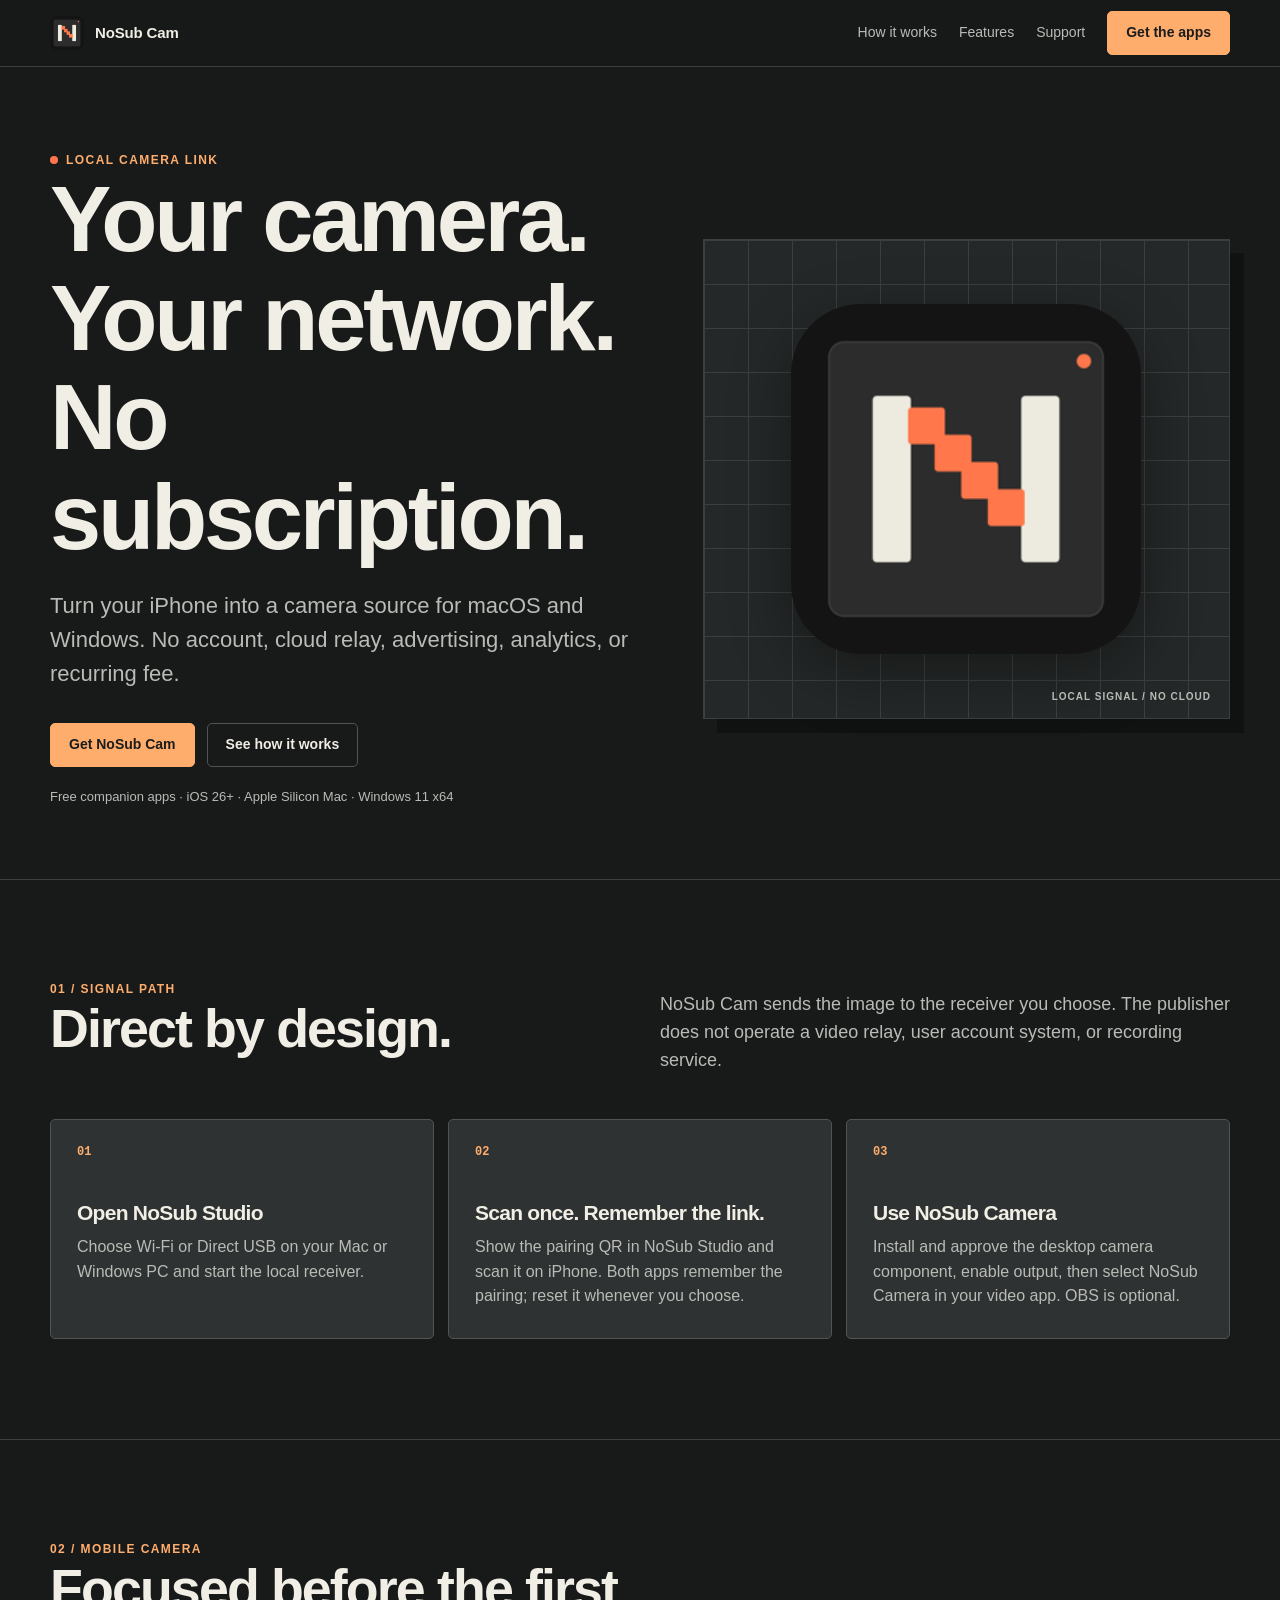
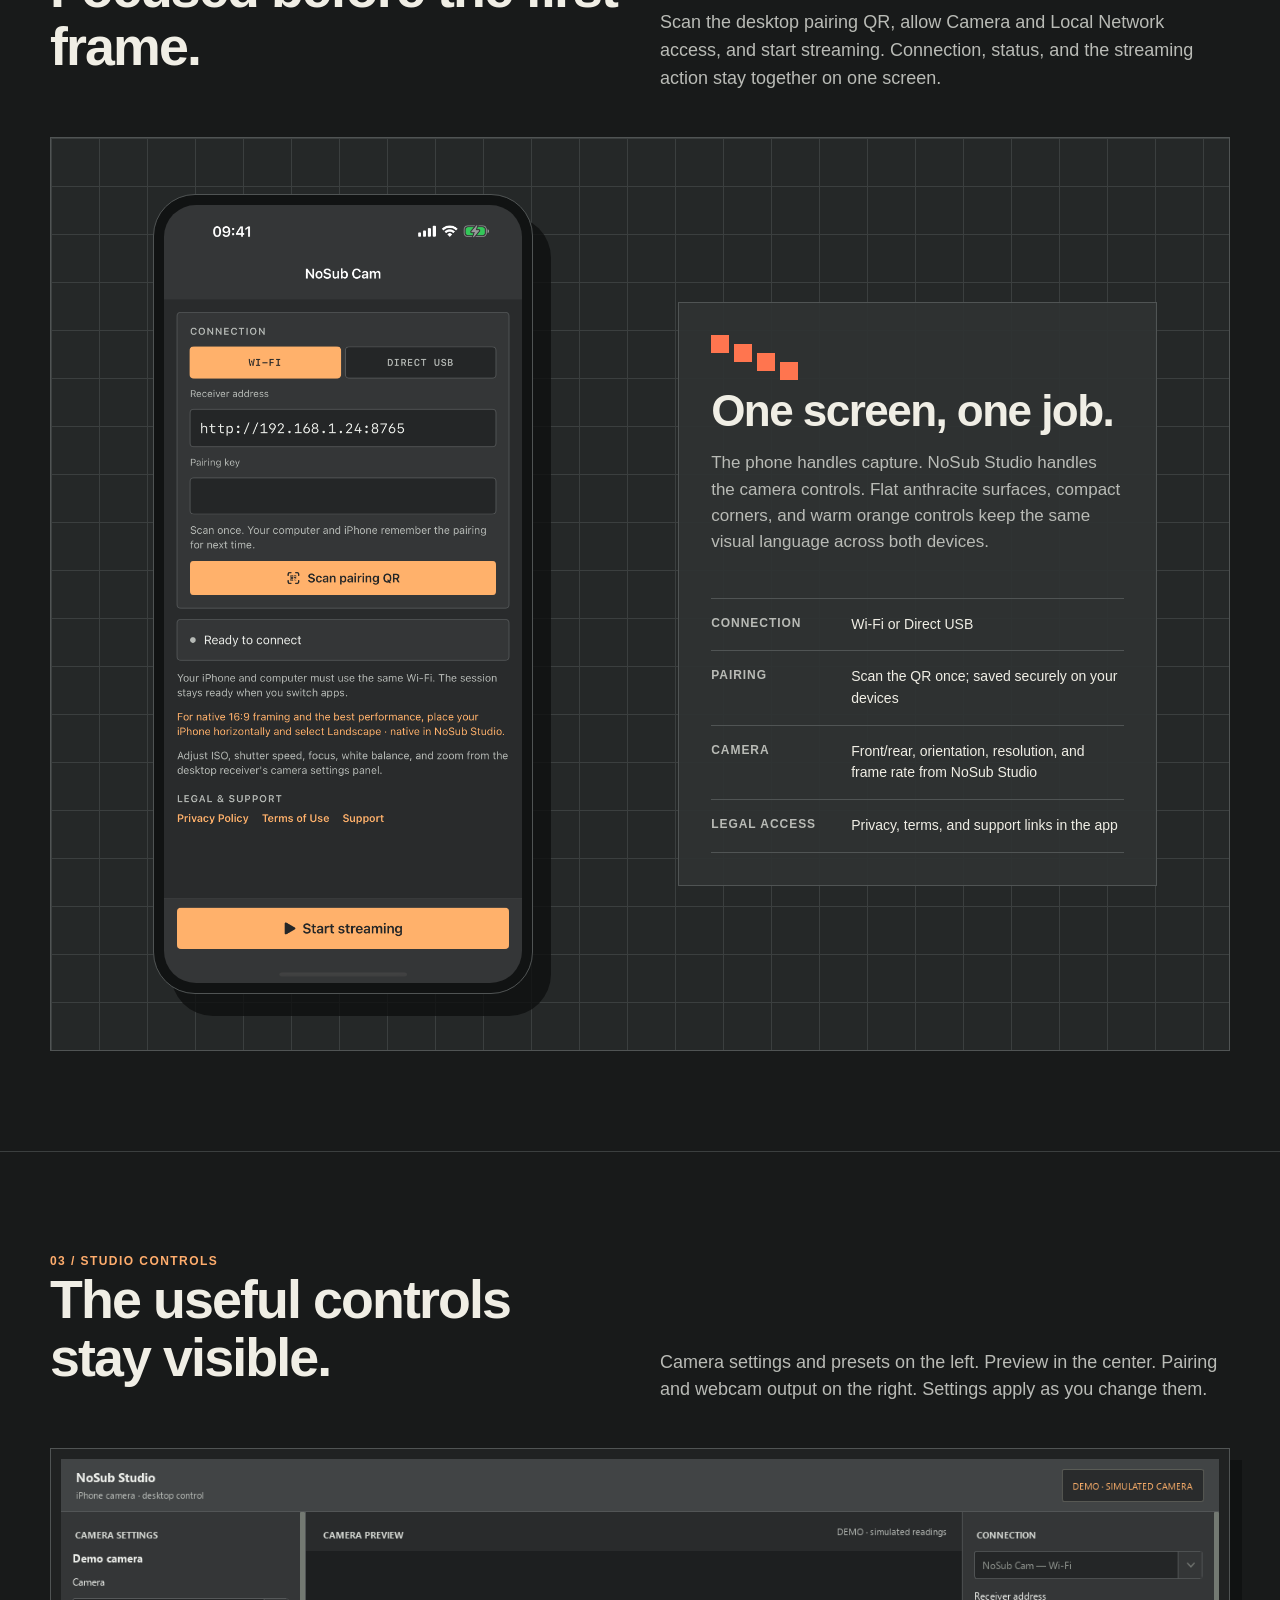
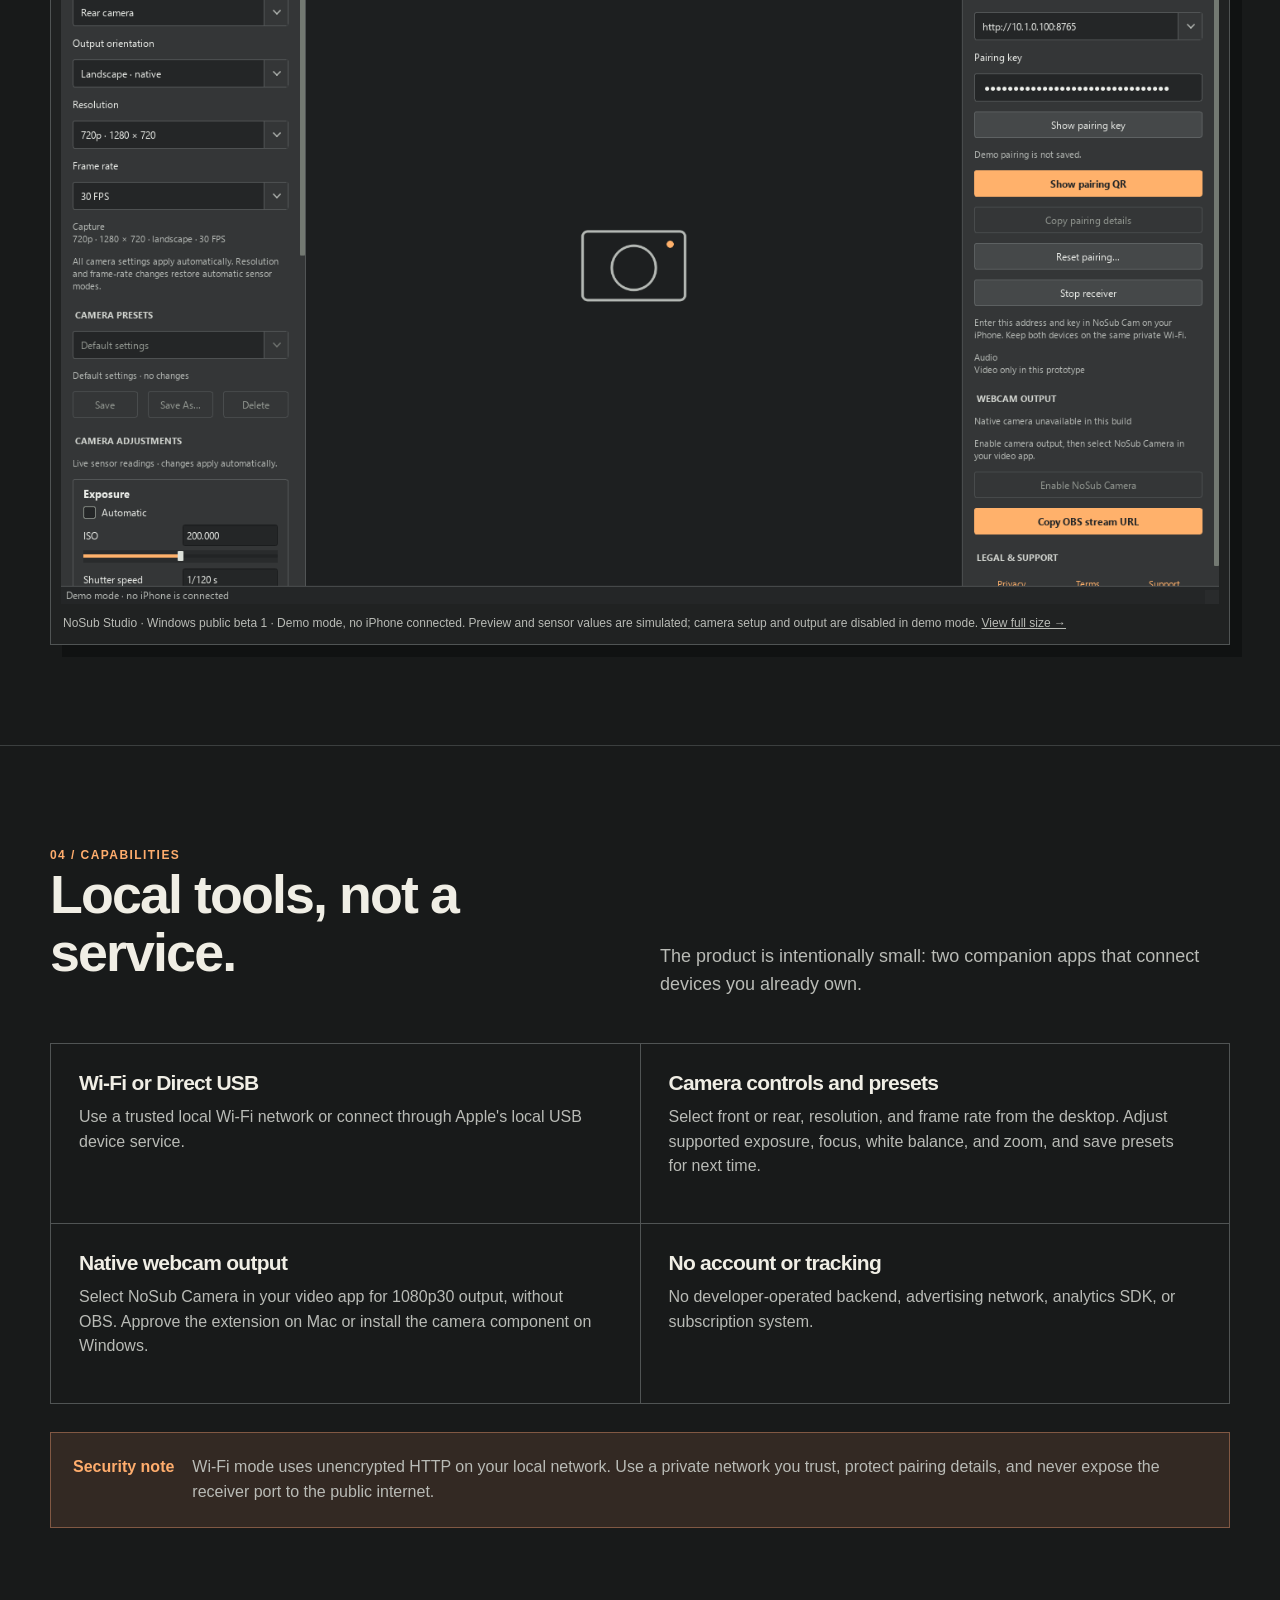
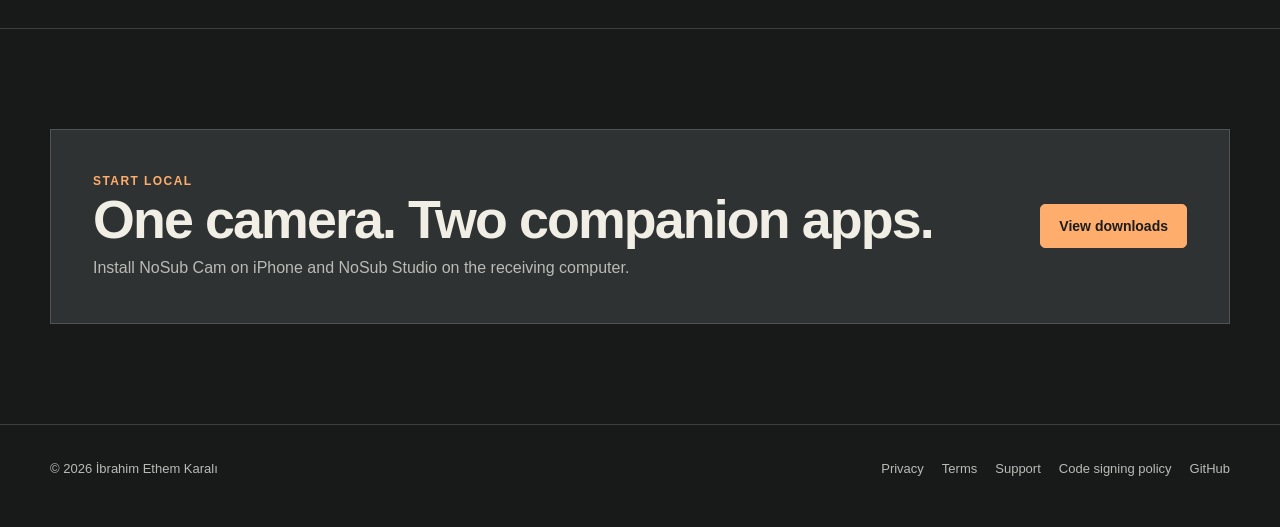
<file: site/index.html>
<!doctype html>
<html lang="en">
<head>
  <meta charset="utf-8">
  <meta name="viewport" content="width=device-width, initial-scale=1">
  <meta name="description" content="NoSub Cam turns your iPhone into a local camera source for macOS and Windows, with no account, cloud relay, or subscription.">
  <meta name="theme-color" content="#181a1a">
  <title>NoSub Cam — Your camera. Your network. No subscription.</title>
  <link rel="icon" href="assets/app-icon.png">
  <link rel="stylesheet" href="assets/site.css">
</head>
<body>
  <a class="skip-link" href="#main">Skip to content</a>
  <header class="site-header">
    <nav class="nav shell" aria-label="Primary navigation">
      <a class="brand" href="./"><img src="assets/app-icon.png" alt=""><span>NoSub Cam</span></a>
      <div class="nav-links">
        <a href="#how-it-works">How it works</a>
        <a href="#features">Features</a>
        <a href="support/">Support</a>
        <a class="button" href="download/">Get the apps</a>
      </div>
    </nav>
  </header>

  <main id="main">
    <section class="hero shell">
      <div class="hero-copy">
        <div class="eyebrow"><span class="signal-dot"></span>Local camera link</div>
        <h1>Your camera.<br>Your network.<br>No subscription.</h1>
        <p>Turn your iPhone into a camera source for macOS and Windows. No account, cloud relay, advertising, analytics, or recurring fee.</p>
        <div class="hero-actions">
          <a class="button" href="download/">Get NoSub Cam</a>
          <a class="button secondary" href="#how-it-works">See how it works</a>
        </div>
        <p class="microcopy">Free companion apps · iOS 26+ · Apple Silicon Mac · Windows 11 x64</p>
      </div>
      <div class="icon-stage" aria-label="NoSub Cam app icon">
        <img src="assets/app-icon.png" alt="NoSub Cam icon: a signal-shaped N in warm orange and ivory">
      </div>
    </section>

    <section class="section" id="how-it-works">
      <div class="shell">
        <div class="section-heading">
          <div><div class="section-label">01 / Signal path</div><h2>Direct by design.</h2></div>
          <p>NoSub Cam sends the image to the receiver you choose. The publisher does not operate a video relay, user account system, or recording service.</p>
        </div>
        <div class="grid-three">
          <article class="card"><span class="card-number">01</span><h3>Open NoSub Studio</h3><p>Choose Wi-Fi or Direct USB on your Mac or Windows PC and start the local receiver.</p></article>
          <article class="card"><span class="card-number">02</span><h3>Scan once. Remember the link.</h3><p>Show the pairing QR in NoSub Studio and scan it on iPhone. Both apps remember the pairing; reset it whenever you choose.</p></article>
          <article class="card"><span class="card-number">03</span><h3>Use NoSub Camera</h3><p>Install and approve the desktop camera component, enable output, then select NoSub Camera in your video app. OBS is optional.</p></article>
        </div>
      </div>
    </section>

    <section class="section">
      <div class="shell">
        <div class="section-heading">
          <div><div class="section-label">02 / Mobile camera</div><h2>Focused before the first frame.</h2></div>
          <p>Scan the desktop pairing QR, allow Camera and Local Network access, and start streaming. Connection, status, and the streaming action stay together on one screen.</p>
        </div>
        <div class="mobile-showcase">
          <figure class="phone-shot">
            <img src="assets/ios-preview.png?v=a8dddfe45ac6" alt="Current NoSub Cam iPhone interface with Wi-Fi and Direct USB tabs, Scan pairing QR, and Start streaming" width="1320" height="2868" loading="lazy" decoding="async">
          </figure>
          <div class="mobile-copy">
            <div class="interface-mark" aria-hidden="true"><span></span><span></span><span></span><span></span></div>
            <h3>One screen, one job.</h3>
            <p>The phone handles capture. NoSub Studio handles the camera controls. Flat anthracite surfaces, compact corners, and warm orange controls keep the same visual language across both devices.</p>
            <dl class="detail-list">
              <div><dt>Connection</dt><dd>Wi-Fi or Direct USB</dd></div>
              <div><dt>Pairing</dt><dd>Scan the QR once; saved securely on your devices</dd></div>
              <div><dt>Camera</dt><dd>Front/rear, orientation, resolution, and frame rate from NoSub Studio</dd></div>
              <div><dt>Legal access</dt><dd>Privacy, terms, and support links in the app</dd></div>
            </dl>
          </div>
        </div>
      </div>
    </section>

    <section class="section">
      <div class="shell">
        <div class="section-heading">
          <div><div class="section-label">03 / Studio controls</div><h2>The useful controls stay visible.</h2></div>
          <p>Camera settings and presets on the left. Preview in the center. Pairing and webcam output on the right. Settings apply as you change them.</p>
        </div>
        <figure class="studio-shot">
          <a href="assets/studio-preview.png?v=416f45f41c4d" aria-label="Open the current NoSub Studio screenshot at full size"><img src="assets/studio-preview.png?v=416f45f41c4d" alt="Current NoSub Studio Windows beta: camera, native landscape, resolution, FPS and presets on the left; preview in the center; QR pairing and webcam output on the right" width="1400" height="900" loading="lazy" decoding="async"></a>
          <figcaption>NoSub Studio · Windows public beta 1 · Demo mode, no iPhone connected. Preview and sensor values are simulated; camera setup and output are disabled in demo mode. <a href="assets/studio-preview.png?v=416f45f41c4d">View full size →</a></figcaption>
        </figure>
      </div>
    </section>

    <section class="section" id="features">
      <div class="shell">
        <div class="section-heading">
          <div><div class="section-label">04 / Capabilities</div><h2>Local tools, not a service.</h2></div>
          <p>The product is intentionally small: two companion apps that connect devices you already own.</p>
        </div>
        <div class="spec-grid">
          <article class="spec"><h3>Wi-Fi or Direct USB</h3><p>Use a trusted local Wi-Fi network or connect through Apple's local USB device service.</p></article>
          <article class="spec"><h3>Camera controls and presets</h3><p>Select front or rear, resolution, and frame rate from the desktop. Adjust supported exposure, focus, white balance, and zoom, and save presets for next time.</p></article>
          <article class="spec"><h3>Native webcam output</h3><p>Select NoSub Camera in your video app for 1080p30 output, without OBS. Approve the extension on Mac or install the camera component on Windows.</p></article>
          <article class="spec"><h3>No account or tracking</h3><p>No developer-operated backend, advertising network, analytics SDK, or subscription system.</p></article>
        </div>
        <div class="notice"><strong>Security note</strong><p>Wi-Fi mode uses unencrypted HTTP on your local network. Use a private network you trust, protect pairing details, and never expose the receiver port to the public internet.</p></div>
      </div>
    </section>

    <section class="section">
      <div class="shell cta-panel">
        <div><div class="section-label">Start local</div><h2>One camera. Two companion apps.</h2><p>Install NoSub Cam on iPhone and NoSub Studio on the receiving computer.</p></div>
        <a class="button" href="download/">View downloads</a>
      </div>
    </section>
  </main>

  <footer class="site-footer">
    <div class="shell footer-row">
      <span>© 2026 İbrahim Ethem Karalı</span>
      <div class="footer-links"><a href="privacy/">Privacy</a><a href="terms/">Terms</a><a href="support/">Support</a><a href="code-signing/">Code signing policy</a><a href="https://github.com/ibrahimethem/Free-Cam-App">GitHub</a></div>
    </div>
  </footer>
</body>
</html>
</file>
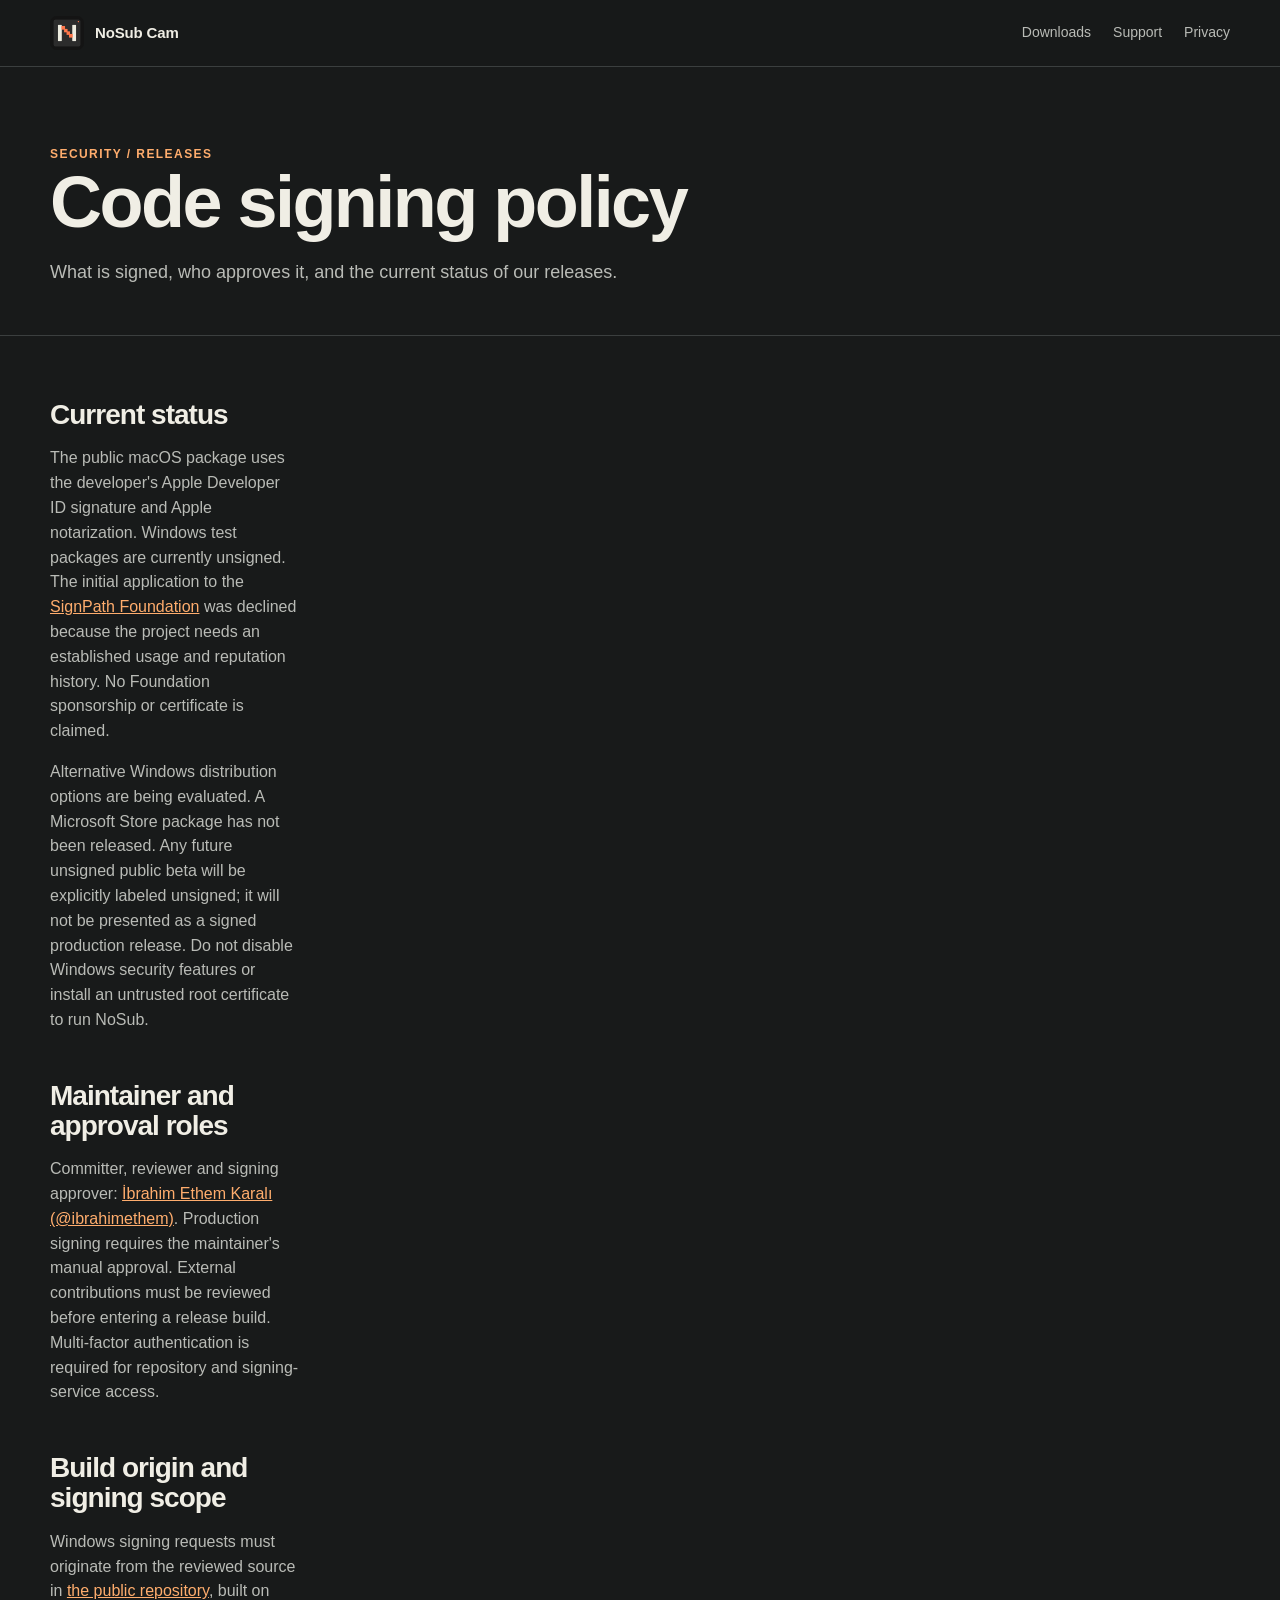
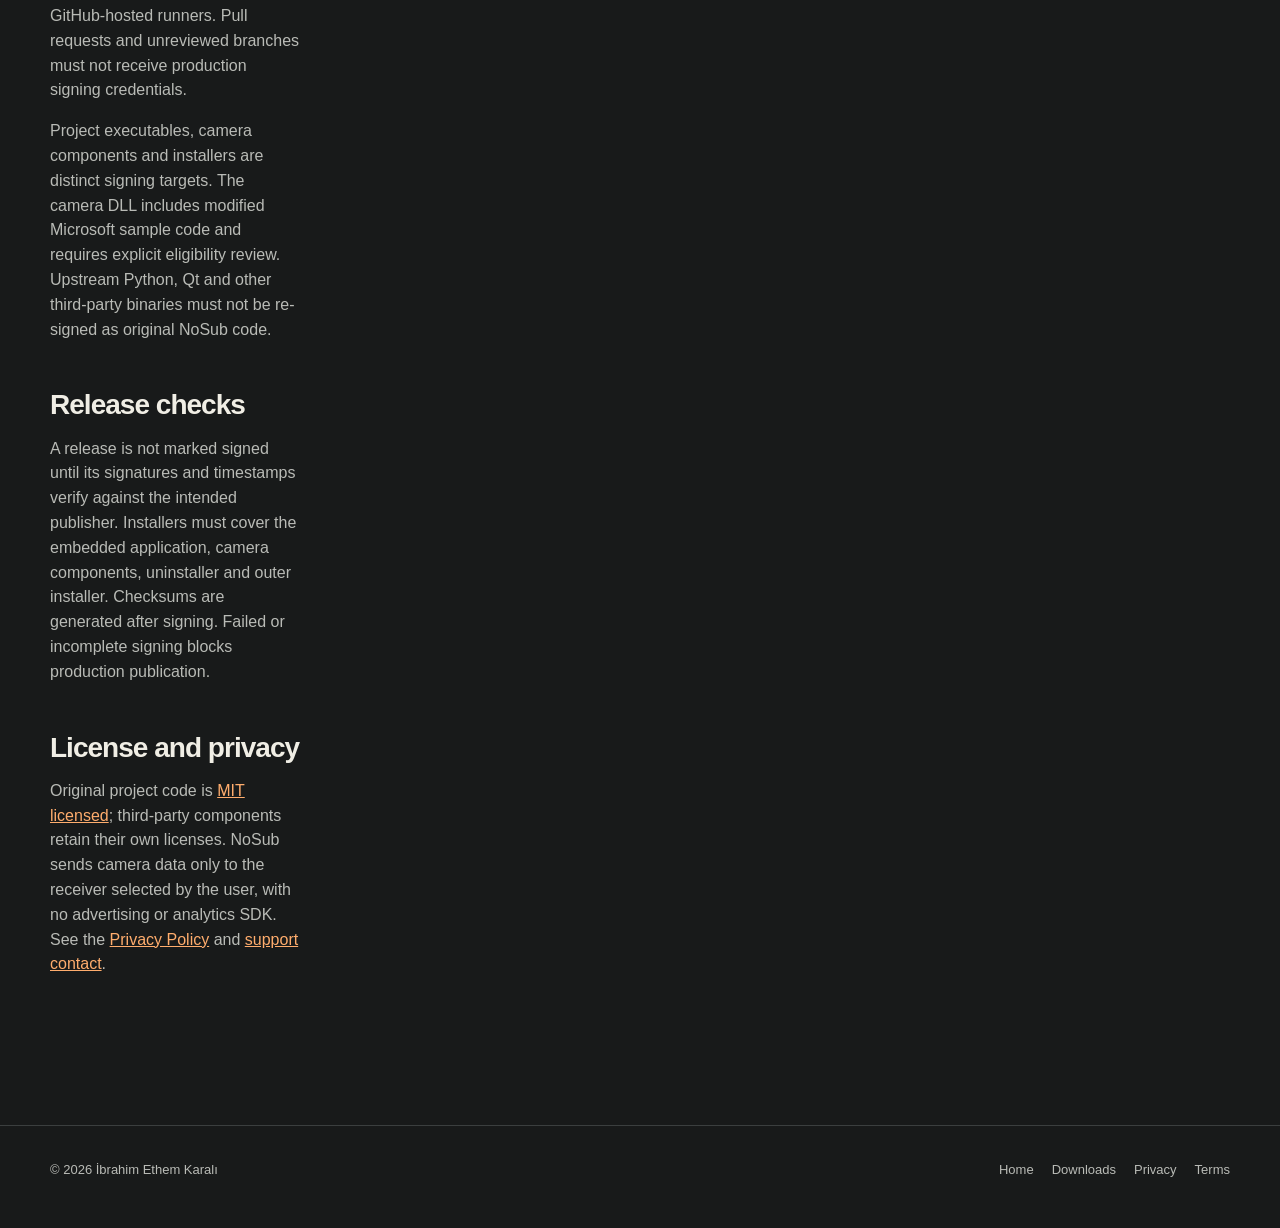
<file: site/code-signing/index.html>
<!doctype html>
<html lang="en">
<head>
  <meta charset="utf-8"><meta name="viewport" content="width=device-width, initial-scale=1">
  <title>Code signing policy — NoSub Cam</title><meta name="description" content="Release signing status and approval policy for NoSub Cam and NoSub Studio.">
  <link rel="icon" href="../assets/app-icon.png"><link rel="stylesheet" href="../assets/site.css">
</head>
<body>
  <a class="skip-link" href="#main">Skip to content</a>
  <header class="site-header"><nav class="nav shell" aria-label="Primary navigation"><a class="brand" href="../"><img src="../assets/app-icon.png" alt=""><span>NoSub Cam</span></a><div class="nav-links"><a href="../download/">Downloads</a><a href="../support/">Support</a><a href="../privacy/">Privacy</a></div></nav></header>
  <main id="main">
    <header class="legal-hero"><div class="shell"><div class="eyebrow">Security / Releases</div><h1>Code signing policy</h1><p>What is signed, who approves it, and the current status of our releases.</p></div></header>
    <div class="document shell"><article class="document-body">
      <section><h2>Current status</h2><p>The public macOS package uses the developer's Apple Developer ID signature and Apple notarization. Windows test packages are currently unsigned. The initial application to the <a href="https://signpath.org/">SignPath Foundation</a> was declined because the project needs an established usage and reputation history. No Foundation sponsorship or certificate is claimed.</p><p>Alternative Windows distribution options are being evaluated. A Microsoft Store package has not been released. Any future unsigned public beta will be explicitly labeled unsigned; it will not be presented as a signed production release. Do not disable Windows security features or install an untrusted root certificate to run NoSub.</p></section>
      <section><h2>Maintainer and approval roles</h2><p>Committer, reviewer and signing approver: <a href="https://github.com/ibrahimethem">İbrahim Ethem Karalı (@ibrahimethem)</a>. Production signing requires the maintainer's manual approval. External contributions must be reviewed before entering a release build. Multi-factor authentication is required for repository and signing-service access.</p></section>
      <section><h2>Build origin and signing scope</h2><p>Windows signing requests must originate from the reviewed source in <a href="https://github.com/ibrahimethem/Free-Cam-App">the public repository</a>, built on GitHub-hosted runners. Pull requests and unreviewed branches must not receive production signing credentials.</p><p>Project executables, camera components and installers are distinct signing targets. The camera DLL includes modified Microsoft sample code and requires explicit eligibility review. Upstream Python, Qt and other third-party binaries must not be re-signed as original NoSub code.</p></section>
      <section><h2>Release checks</h2><p>A release is not marked signed until its signatures and timestamps verify against the intended publisher. Installers must cover the embedded application, camera components, uninstaller and outer installer. Checksums are generated after signing. Failed or incomplete signing blocks production publication.</p></section>
      <section><h2>License and privacy</h2><p>Original project code is <a href="https://github.com/ibrahimethem/Free-Cam-App/blob/main/LICENSE">MIT licensed</a>; third-party components retain their own licenses. NoSub sends camera data only to the receiver selected by the user, with no advertising or analytics SDK. See the <a href="../privacy/">Privacy Policy</a> and <a href="../support/">support contact</a>.</p></section>
    </article></div>
  </main>
  <footer class="site-footer"><div class="shell footer-row"><span>© 2026 İbrahim Ethem Karalı</span><div class="footer-links"><a href="../">Home</a><a href="../download/">Downloads</a><a href="../privacy/">Privacy</a><a href="../terms/">Terms</a></div></div></footer>
</body>
</html>
</file>
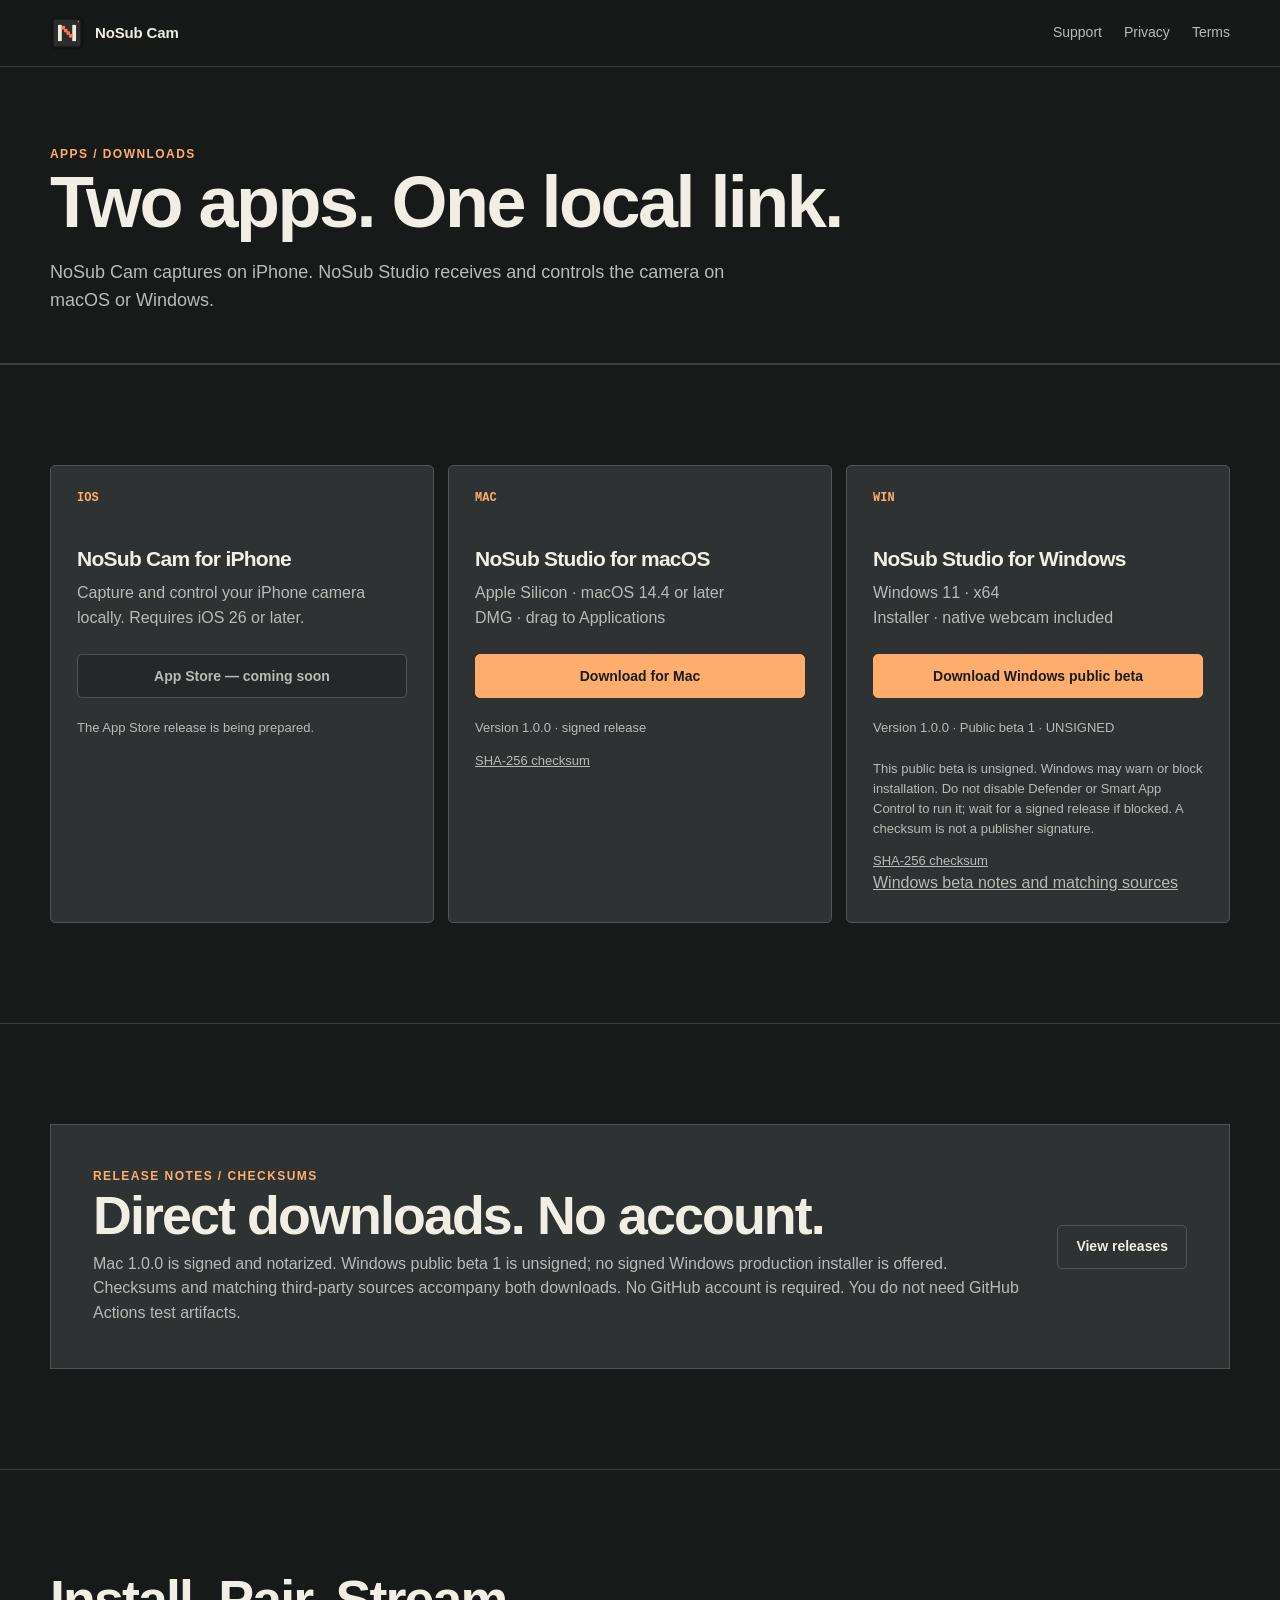
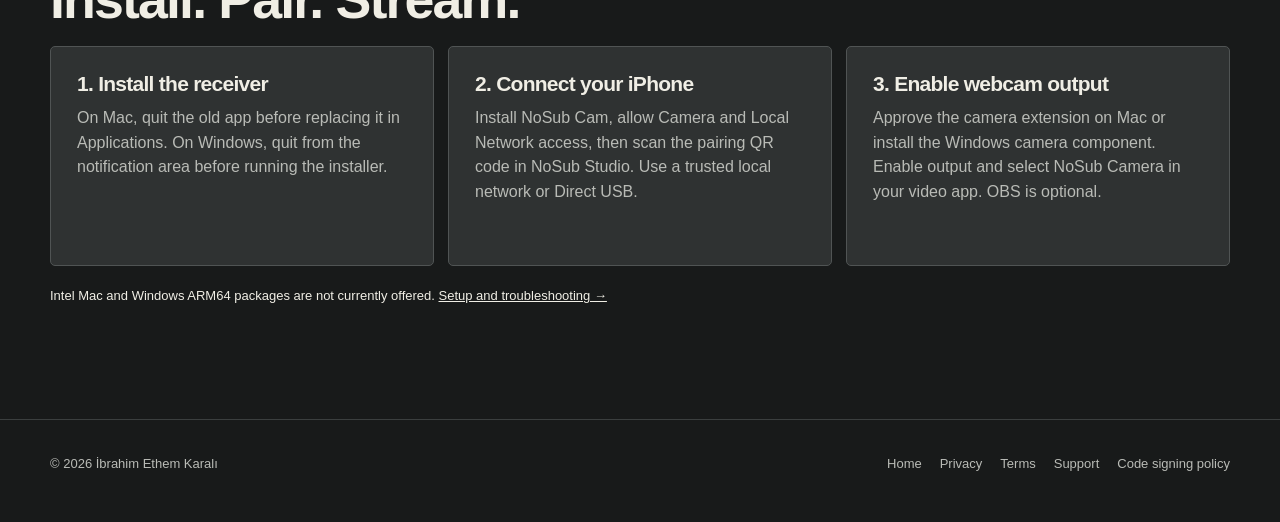
<file: site/download/index.html>
<!doctype html>
<html lang="en">
<head>
  <meta charset="utf-8"><meta name="viewport" content="width=device-width, initial-scale=1">
  <meta name="description" content="Download NoSub Cam for iPhone and NoSub Studio for macOS or Windows."><meta name="theme-color" content="#181a1a">
  <title>Downloads — NoSub Cam</title><link rel="icon" href="../assets/app-icon.png"><link rel="stylesheet" href="../assets/site.css">
</head>
<body>
  <a class="skip-link" href="#main">Skip to content</a>
  <header class="site-header"><nav class="nav shell" aria-label="Primary navigation"><a class="brand" href="../"><img src="../assets/app-icon.png" alt=""><span>NoSub Cam</span></a><div class="nav-links"><a href="../support/">Support</a><a href="../privacy/">Privacy</a><a href="../terms/">Terms</a></div></nav></header>
  <main id="main">
    <header class="legal-hero"><div class="shell"><div class="eyebrow">Apps / Downloads</div><h1>Two apps. One local link.</h1><p>NoSub Cam captures on iPhone. NoSub Studio receives and controls the camera on macOS or Windows.</p></div></header>
    <section class="section"><div class="shell grid-three">
      <article class="card download-card"><span class="card-number">IOS</span><h3>NoSub Cam for iPhone</h3><p>Capture and control your iPhone camera locally. Requires iOS 26 or later.</p><span class="button unavailable" aria-disabled="true">App Store — coming soon</span><p class="microcopy">The App Store release is being prepared.</p></article>
      <article class="card download-card" data-platform="macos"><span class="card-number">MAC</span><h3>NoSub Studio for macOS</h3><p>Apple Silicon · macOS 14.4 or later<br>DMG · drag to Applications</p><span class="button unavailable" data-pending aria-disabled="true">Loading Mac download…</span><a class="button" data-download hidden>Download for Mac</a><p class="microcopy" data-status aria-live="polite">Version 1.0.0 is signed and notarized. If the download button does not load, use View releases below.</p><a class="download-checksum" data-checksum hidden>SHA-256 checksum</a></article>
      <article class="card download-card" data-platform="windows"><span class="card-number">WIN</span><h3>NoSub Studio for Windows</h3><p>Windows 11 · x64<br>Installer · native webcam included</p><span class="button unavailable" data-pending aria-disabled="true">Windows download — coming soon</span><a class="button" data-download hidden>Download for Windows</a><p class="microcopy" data-status aria-live="polite">A signed production installer is not yet available.</p><p class="microcopy" data-beta-warning hidden>This public beta is unsigned. Windows may warn or block installation. Do not disable Defender or Smart App Control to run it; wait for a signed release if blocked. A checksum is not a publisher signature.</p><a class="download-checksum" data-checksum hidden>SHA-256 checksum</a><p><a data-beta-notes hidden>Windows beta notes and matching sources</a></p></article>
    </div></section>
    <section class="section"><div class="shell cta-panel"><div><div class="section-label">Release notes / Checksums</div><h2>Direct downloads. No account.</h2><p>Mac 1.0.0 is signed and notarized. Windows public beta 1 is unsigned; no signed Windows production installer is offered. Checksums and matching third-party sources accompany both downloads. No GitHub account is required. You do not need GitHub Actions test artifacts.</p></div><a class="button secondary" href="https://github.com/ibrahimethem/Free-Cam-App/releases">View releases</a></div></section>
    <noscript><p class="shell">JavaScript is disabled. <a href="https://github.com/ibrahimethem/Free-Cam-App/releases/download/v1.0.0/NoSub-Studio-1.0.0-macOS-Apple-Silicon.dmg">Download for Apple Silicon Mac</a> or <a href="https://github.com/ibrahimethem/Free-Cam-App/releases/tag/v1.0.0-windows-beta.1">view the UNSIGNED Windows public beta and security warnings</a>.</p></noscript>
    <section class="section"><div class="shell"><h2>Install. Pair. Stream.</h2><div class="grid-three"><article class="card"><h3>1. Install the receiver</h3><p>On Mac, quit the old app before replacing it in Applications. On Windows, quit from the notification area before running the installer.</p></article><article class="card"><h3>2. Connect your iPhone</h3><p>Install NoSub Cam, allow Camera and Local Network access, then scan the pairing QR code in NoSub Studio. Use a trusted local network or Direct USB.</p></article><article class="card"><h3>3. Enable webcam output</h3><p>Approve the camera extension on Mac or install the Windows camera component. Enable output and select NoSub Camera in your video app. OBS is optional.</p></article></div><p class="microcopy">Intel Mac and Windows ARM64 packages are not currently offered. <a href="../support/">Setup and troubleshooting →</a></p></div></section>
  </main>
  <script src="../assets/downloads.js" defer></script>
  <footer class="site-footer"><div class="shell footer-row"><span>© 2026 İbrahim Ethem Karalı</span><div class="footer-links"><a href="../">Home</a><a href="../privacy/">Privacy</a><a href="../terms/">Terms</a><a href="../support/">Support</a><a href="../code-signing/">Code signing policy</a></div></div></footer>
</body>
</html>
</file>
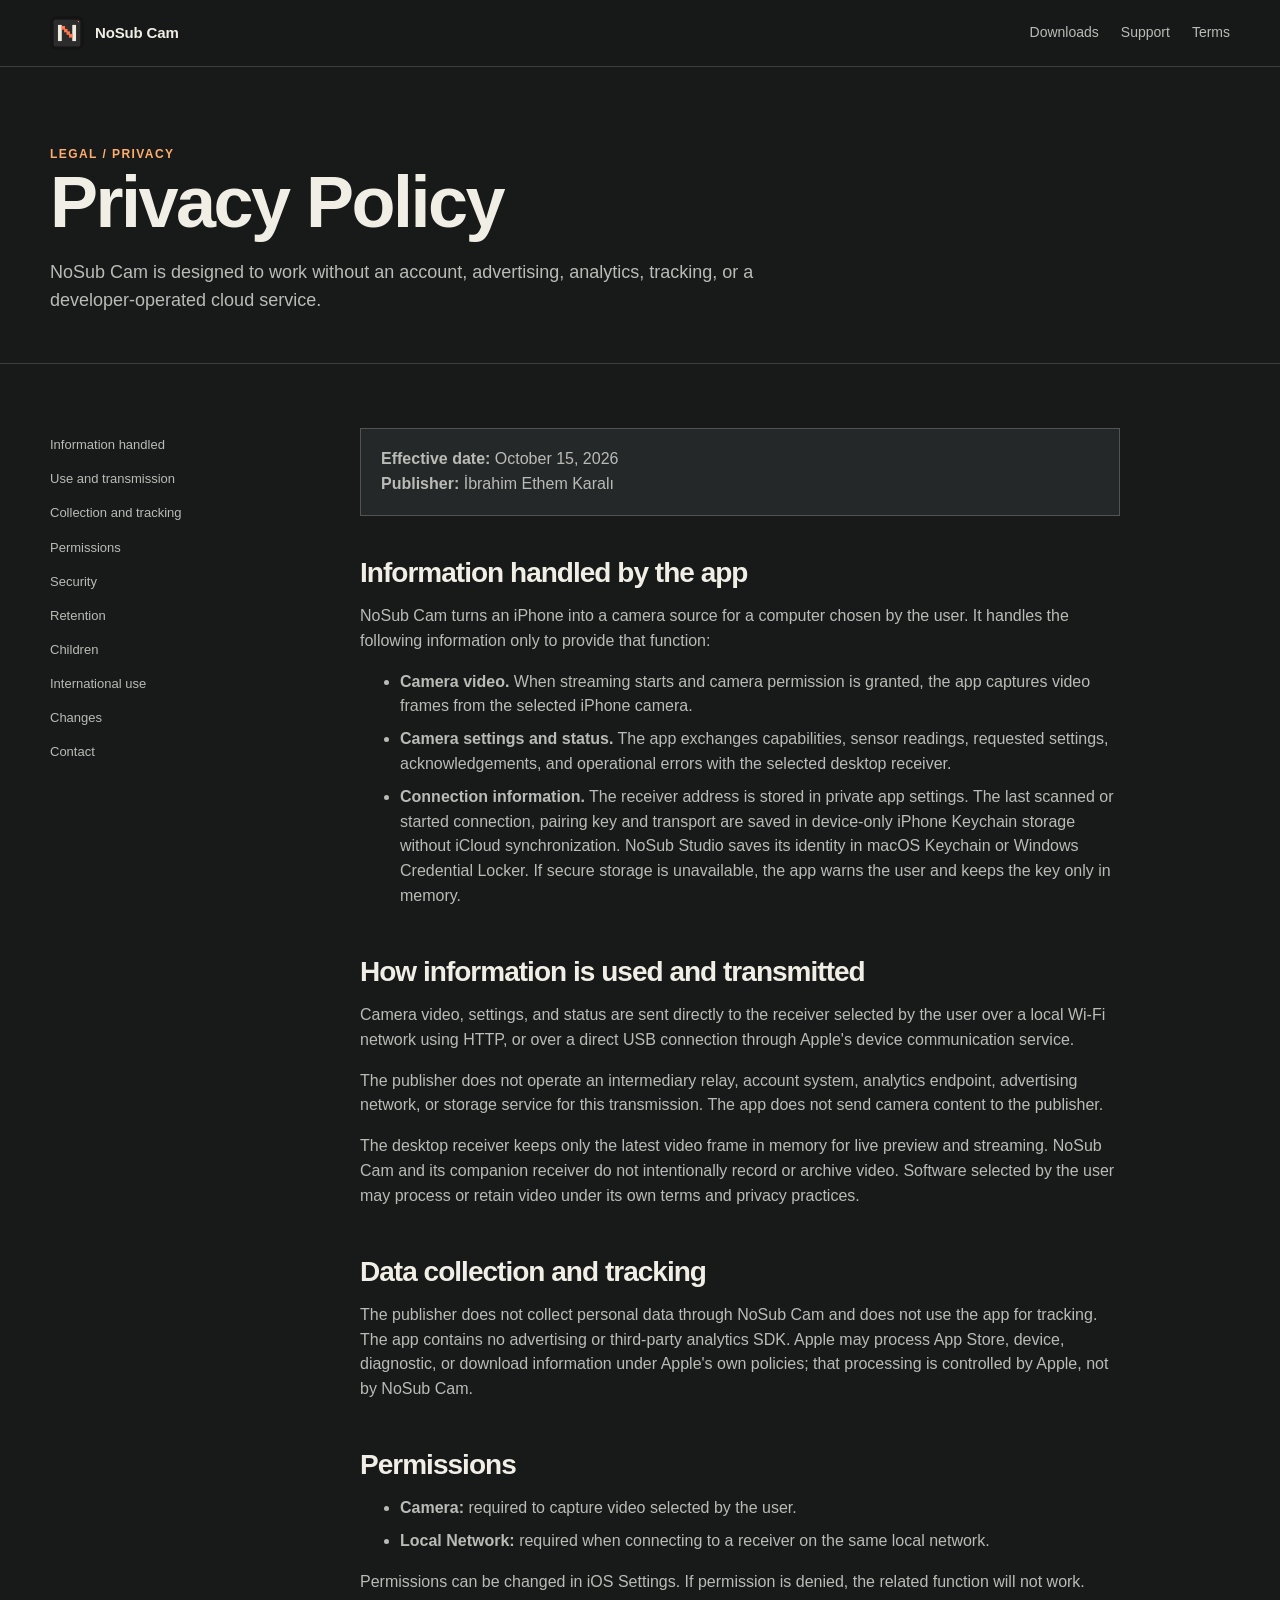
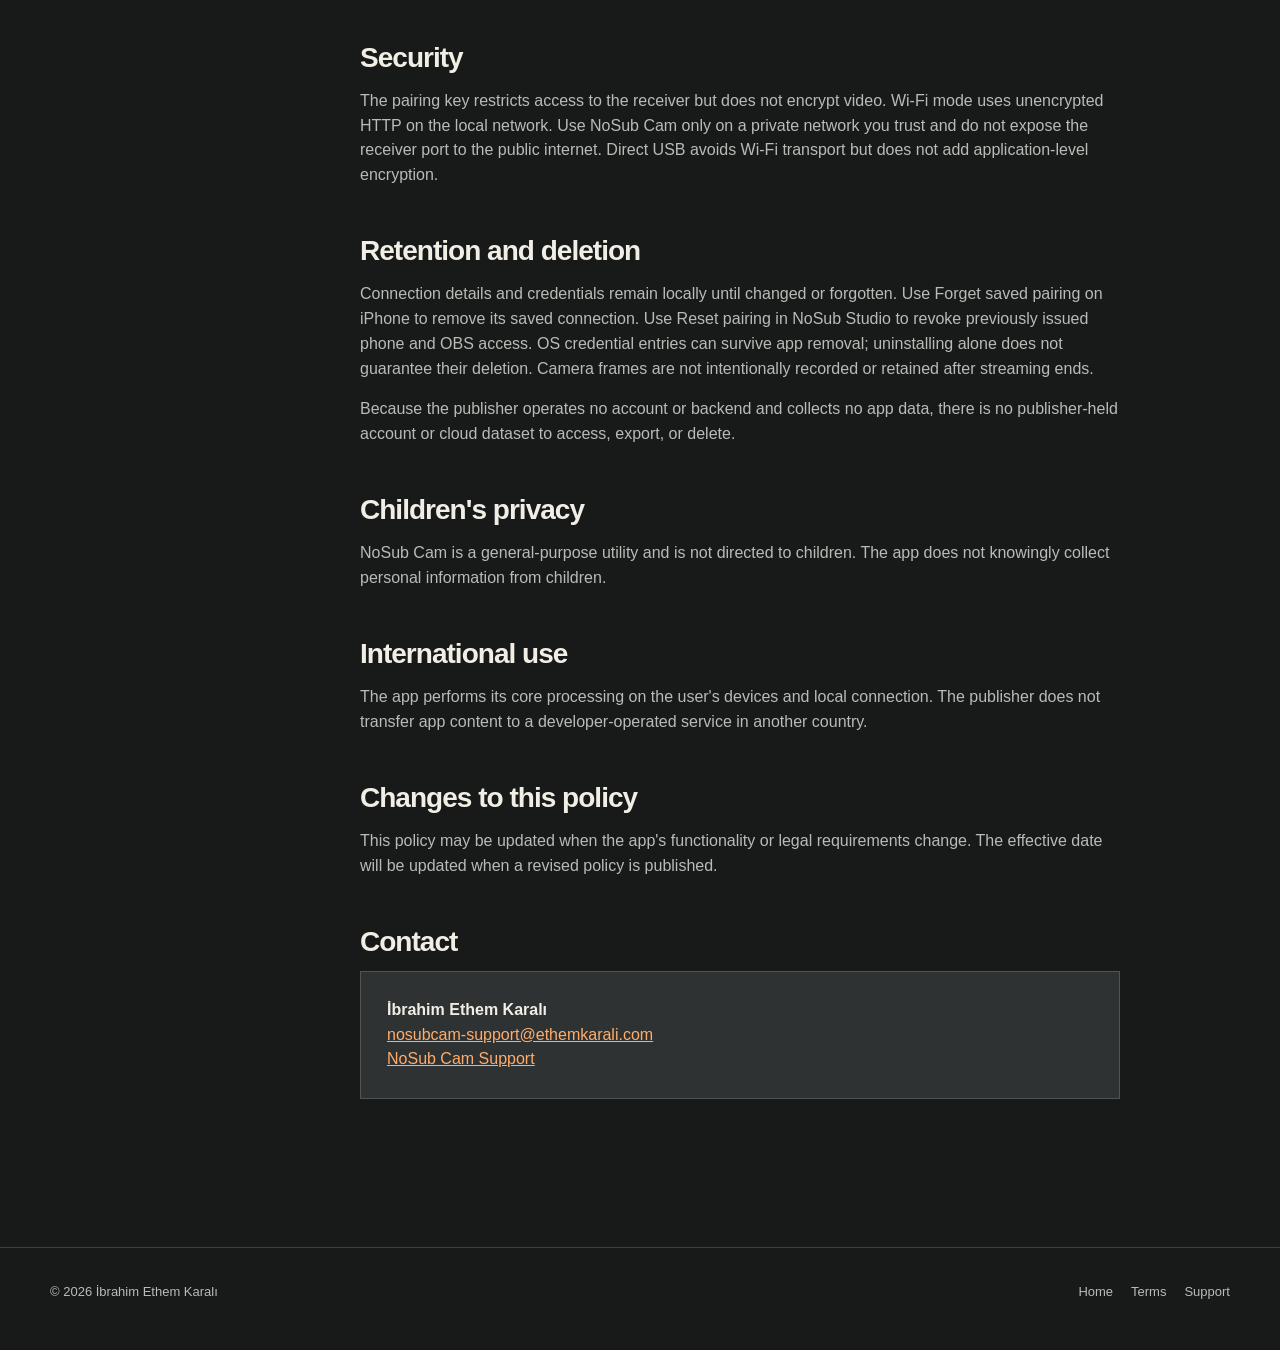
<file: site/privacy/index.html>
<!doctype html>
<html lang="en">
<head>
  <meta charset="utf-8"><meta name="viewport" content="width=device-width, initial-scale=1">
  <meta name="description" content="Privacy Policy for NoSub Cam."><meta name="theme-color" content="#181a1a">
  <title>Privacy Policy — NoSub Cam</title><link rel="icon" href="../assets/app-icon.png"><link rel="stylesheet" href="../assets/site.css">
</head>
<body>
  <a class="skip-link" href="#main">Skip to content</a>
  <header class="site-header"><nav class="nav shell" aria-label="Primary navigation"><a class="brand" href="../"><img src="../assets/app-icon.png" alt=""><span>NoSub Cam</span></a><div class="nav-links"><a href="../download/">Downloads</a><a href="../support/">Support</a><a href="../terms/">Terms</a></div></nav></header>
  <main id="main">
    <header class="legal-hero"><div class="shell"><div class="eyebrow">Legal / Privacy</div><h1>Privacy Policy</h1><p>NoSub Cam is designed to work without an account, advertising, analytics, tracking, or a developer-operated cloud service.</p></div></header>
    <div class="document shell">
      <nav class="document-nav" aria-label="Privacy sections"><a href="#information">Information handled</a><a href="#use">Use and transmission</a><a href="#collection">Collection and tracking</a><a href="#permissions">Permissions</a><a href="#security">Security</a><a href="#retention">Retention</a><a href="#children">Children</a><a href="#international">International use</a><a href="#changes">Changes</a><a href="#contact">Contact</a></nav>
      <article class="document-body">
        <div class="document-meta"><strong>Effective date:</strong> October 15, 2026<br><strong>Publisher:</strong> İbrahim Ethem Karalı</div>
        <section id="information"><h2>Information handled by the app</h2><p>NoSub Cam turns an iPhone into a camera source for a computer chosen by the user. It handles the following information only to provide that function:</p><ul><li><strong>Camera video.</strong> When streaming starts and camera permission is granted, the app captures video frames from the selected iPhone camera.</li><li><strong>Camera settings and status.</strong> The app exchanges capabilities, sensor readings, requested settings, acknowledgements, and operational errors with the selected desktop receiver.</li><li><strong>Connection information.</strong> The receiver address is stored in private app settings. The last scanned or started connection, pairing key and transport are saved in device-only iPhone Keychain storage without iCloud synchronization. NoSub Studio saves its identity in macOS Keychain or Windows Credential Locker. If secure storage is unavailable, the app warns the user and keeps the key only in memory.</li></ul></section>
        <section id="use"><h2>How information is used and transmitted</h2><p>Camera video, settings, and status are sent directly to the receiver selected by the user over a local Wi-Fi network using HTTP, or over a direct USB connection through Apple's device communication service.</p><p>The publisher does not operate an intermediary relay, account system, analytics endpoint, advertising network, or storage service for this transmission. The app does not send camera content to the publisher.</p><p>The desktop receiver keeps only the latest video frame in memory for live preview and streaming. NoSub Cam and its companion receiver do not intentionally record or archive video. Software selected by the user may process or retain video under its own terms and privacy practices.</p></section>
        <section id="collection"><h2>Data collection and tracking</h2><p>The publisher does not collect personal data through NoSub Cam and does not use the app for tracking. The app contains no advertising or third-party analytics SDK. Apple may process App Store, device, diagnostic, or download information under Apple's own policies; that processing is controlled by Apple, not by NoSub Cam.</p></section>
        <section id="permissions"><h2>Permissions</h2><ul><li><strong>Camera:</strong> required to capture video selected by the user.</li><li><strong>Local Network:</strong> required when connecting to a receiver on the same local network.</li></ul><p>Permissions can be changed in iOS Settings. If permission is denied, the related function will not work.</p></section>
        <section id="security"><h2>Security</h2><p>The pairing key restricts access to the receiver but does not encrypt video. Wi-Fi mode uses unencrypted HTTP on the local network. Use NoSub Cam only on a private network you trust and do not expose the receiver port to the public internet. Direct USB avoids Wi-Fi transport but does not add application-level encryption.</p></section>
        <section id="retention"><h2>Retention and deletion</h2><p>Connection details and credentials remain locally until changed or forgotten. Use Forget saved pairing on iPhone to remove its saved connection. Use Reset pairing in NoSub Studio to revoke previously issued phone and OBS access. OS credential entries can survive app removal; uninstalling alone does not guarantee their deletion. Camera frames are not intentionally recorded or retained after streaming ends.</p><p>Because the publisher operates no account or backend and collects no app data, there is no publisher-held account or cloud dataset to access, export, or delete.</p></section>
        <section id="children"><h2>Children's privacy</h2><p>NoSub Cam is a general-purpose utility and is not directed to children. The app does not knowingly collect personal information from children.</p></section>
        <section id="international"><h2>International use</h2><p>The app performs its core processing on the user's devices and local connection. The publisher does not transfer app content to a developer-operated service in another country.</p></section>
        <section id="changes"><h2>Changes to this policy</h2><p>This policy may be updated when the app's functionality or legal requirements change. The effective date will be updated when a revised policy is published.</p></section>
        <section id="contact"><h2>Contact</h2><div class="contact-box"><strong>İbrahim Ethem Karalı</strong><br><a href="mailto:nosubcam-support@ethemkarali.com">nosubcam-support@ethemkarali.com</a><br><a href="../support/">NoSub Cam Support</a></div></section>
      </article>
    </div>
  </main>
  <footer class="site-footer"><div class="shell footer-row"><span>© 2026 İbrahim Ethem Karalı</span><div class="footer-links"><a href="../">Home</a><a href="../terms/">Terms</a><a href="../support/">Support</a></div></div></footer>
</body>
</html>
</file>
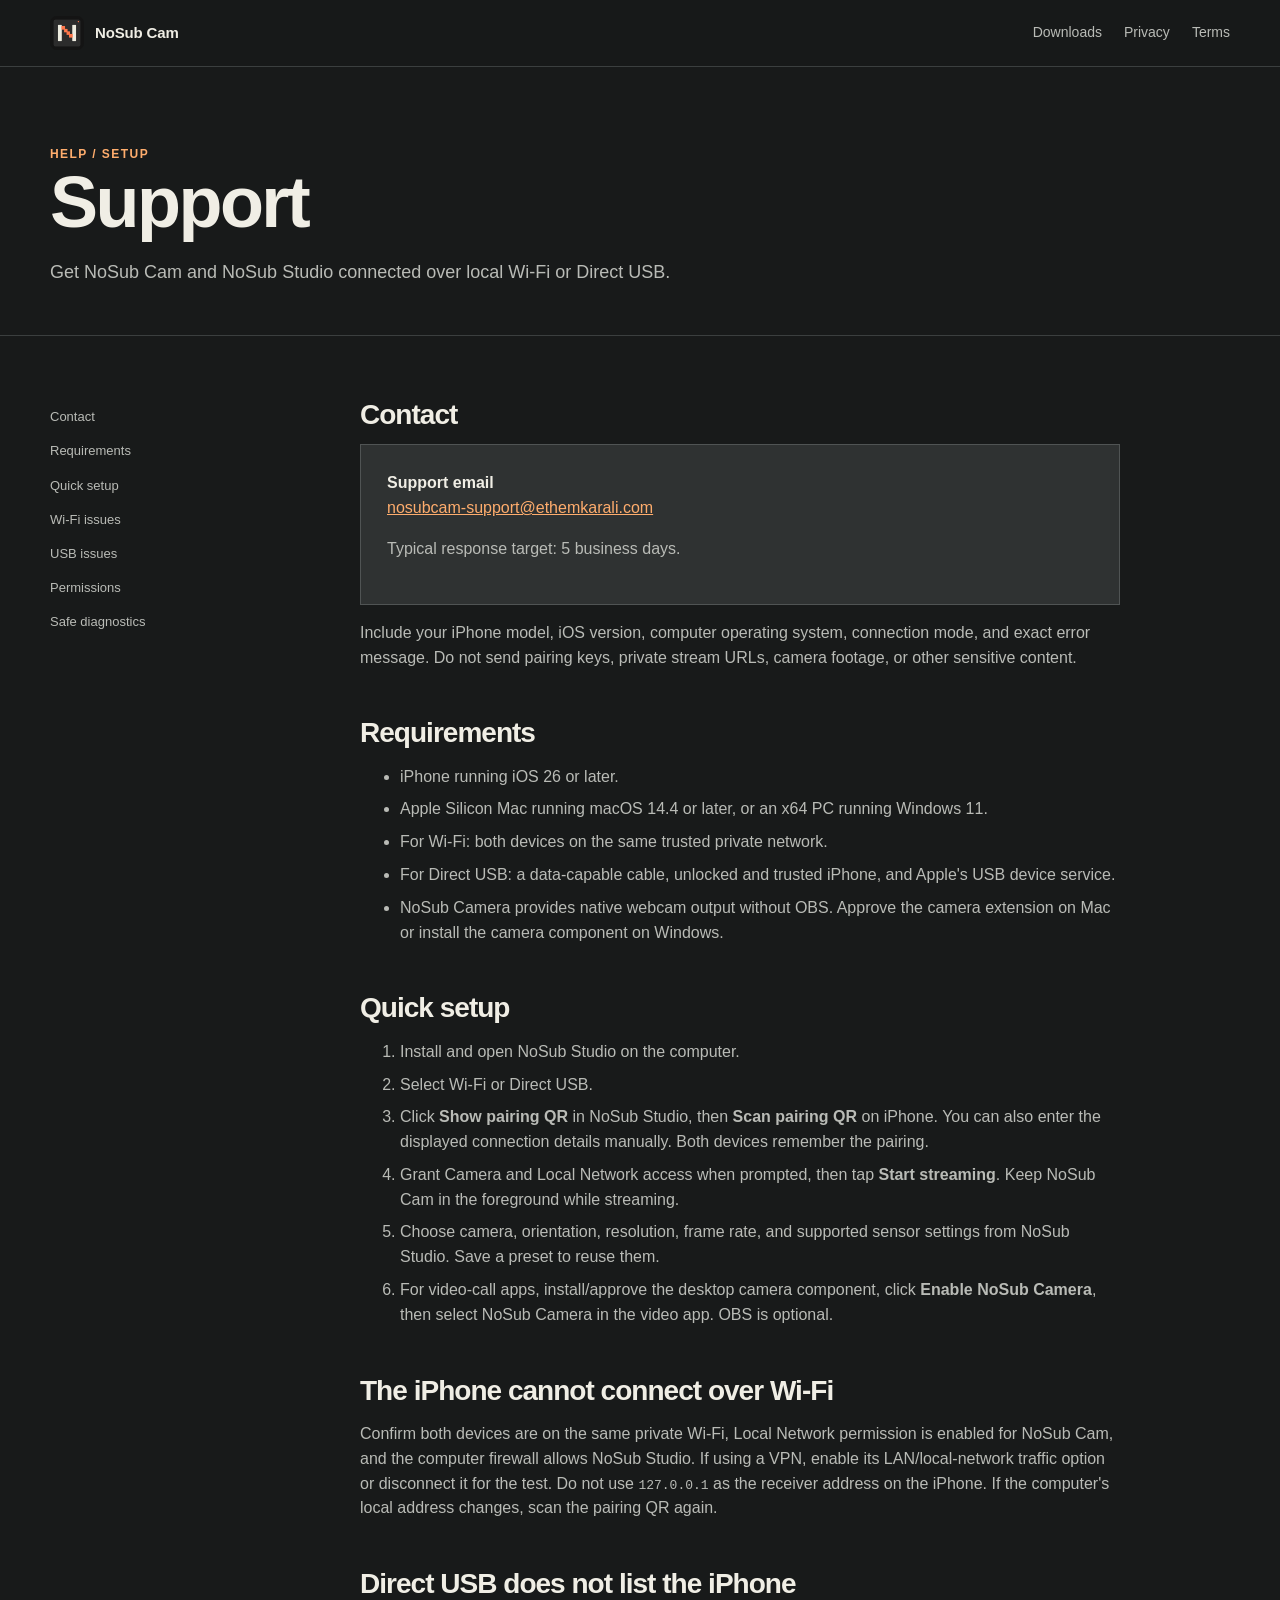
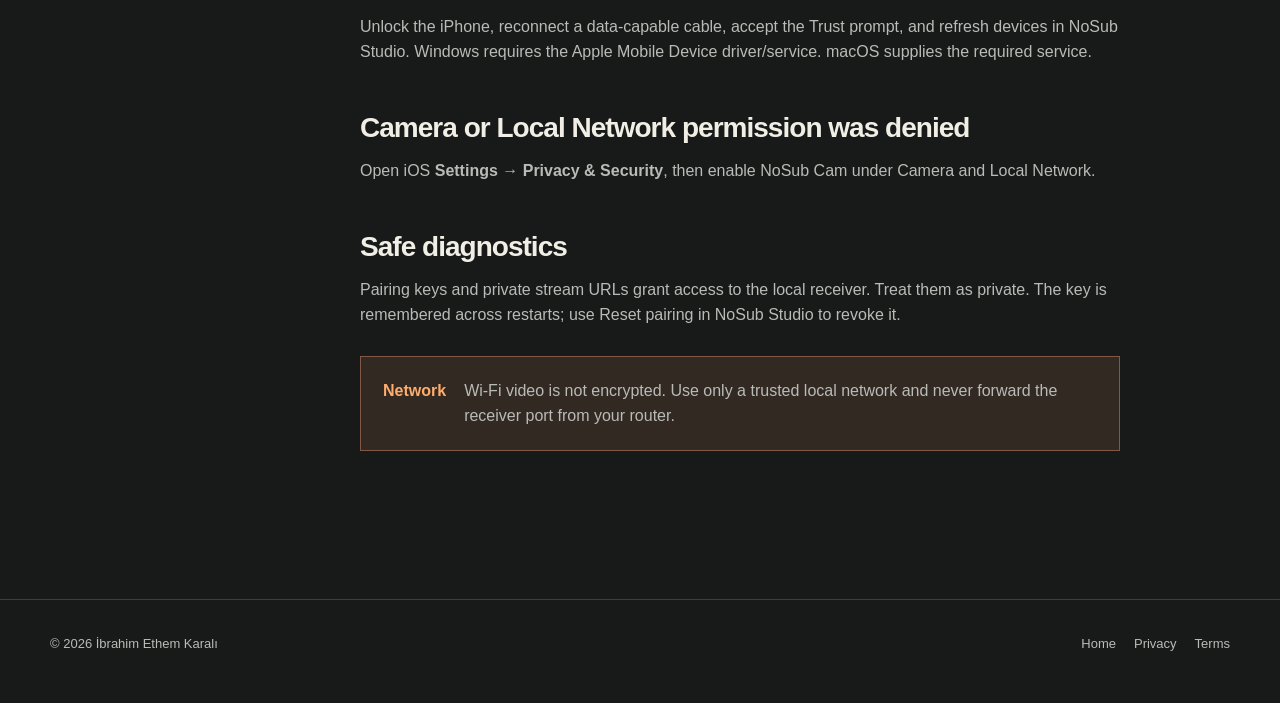
<file: site/support/index.html>
<!doctype html>
<html lang="en">
<head>
  <meta charset="utf-8"><meta name="viewport" content="width=device-width, initial-scale=1">
  <meta name="description" content="Setup help and support for NoSub Cam and NoSub Studio."><meta name="theme-color" content="#181a1a">
  <title>Support — NoSub Cam</title><link rel="icon" href="../assets/app-icon.png"><link rel="stylesheet" href="../assets/site.css">
</head>
<body>
  <a class="skip-link" href="#main">Skip to content</a>
  <header class="site-header"><nav class="nav shell" aria-label="Primary navigation"><a class="brand" href="../"><img src="../assets/app-icon.png" alt=""><span>NoSub Cam</span></a><div class="nav-links"><a href="../download/">Downloads</a><a href="../privacy/">Privacy</a><a href="../terms/">Terms</a></div></nav></header>
  <main id="main">
    <header class="legal-hero"><div class="shell"><div class="eyebrow">Help / Setup</div><h1>Support</h1><p>Get NoSub Cam and NoSub Studio connected over local Wi-Fi or Direct USB.</p></div></header>
    <div class="document shell">
      <nav class="document-nav" aria-label="Support sections"><a href="#contact">Contact</a><a href="#requirements">Requirements</a><a href="#setup">Quick setup</a><a href="#wifi">Wi-Fi issues</a><a href="#usb">USB issues</a><a href="#permissions">Permissions</a><a href="#safe">Safe diagnostics</a></nav>
      <article class="document-body">
        <section id="contact"><h2>Contact</h2><div class="contact-box"><strong>Support email</strong><br><a href="mailto:nosubcam-support@ethemkarali.com">nosubcam-support@ethemkarali.com</a><p>Typical response target: 5 business days.</p></div><p>Include your iPhone model, iOS version, computer operating system, connection mode, and exact error message. Do not send pairing keys, private stream URLs, camera footage, or other sensitive content.</p></section>
        <section id="requirements"><h2>Requirements</h2><ul><li>iPhone running iOS 26 or later.</li><li>Apple Silicon Mac running macOS 14.4 or later, or an x64 PC running Windows 11.</li><li>For Wi-Fi: both devices on the same trusted private network.</li><li>For Direct USB: a data-capable cable, unlocked and trusted iPhone, and Apple's USB device service.</li><li>NoSub Camera provides native webcam output without OBS. Approve the camera extension on Mac or install the camera component on Windows.</li></ul></section>
        <section id="setup"><h2>Quick setup</h2><ol><li>Install and open NoSub Studio on the computer.</li><li>Select Wi-Fi or Direct USB.</li><li>Click <strong>Show pairing QR</strong> in NoSub Studio, then <strong>Scan pairing QR</strong> on iPhone. You can also enter the displayed connection details manually. Both devices remember the pairing.</li><li>Grant Camera and Local Network access when prompted, then tap <strong>Start streaming</strong>. Keep NoSub Cam in the foreground while streaming.</li><li>Choose camera, orientation, resolution, frame rate, and supported sensor settings from NoSub Studio. Save a preset to reuse them.</li><li>For video-call apps, install/approve the desktop camera component, click <strong>Enable NoSub Camera</strong>, then select NoSub Camera in the video app. OBS is optional.</li></ol></section>
        <section id="wifi"><h2>The iPhone cannot connect over Wi-Fi</h2><p>Confirm both devices are on the same private Wi-Fi, Local Network permission is enabled for NoSub Cam, and the computer firewall allows NoSub Studio. If using a VPN, enable its LAN/local-network traffic option or disconnect it for the test. Do not use <code>127.0.0.1</code> as the receiver address on the iPhone. If the computer's local address changes, scan the pairing QR again.</p></section>
        <section id="usb"><h2>Direct USB does not list the iPhone</h2><p>Unlock the iPhone, reconnect a data-capable cable, accept the Trust prompt, and refresh devices in NoSub Studio. Windows requires the Apple Mobile Device driver/service. macOS supplies the required service.</p></section>
        <section id="permissions"><h2>Camera or Local Network permission was denied</h2><p>Open iOS <strong>Settings → Privacy &amp; Security</strong>, then enable NoSub Cam under Camera and Local Network.</p></section>
        <section id="safe"><h2>Safe diagnostics</h2><p>Pairing keys and private stream URLs grant access to the local receiver. Treat them as private. The key is remembered across restarts; use Reset pairing in NoSub Studio to revoke it.</p><div class="notice"><strong>Network</strong><p>Wi-Fi video is not encrypted. Use only a trusted local network and never forward the receiver port from your router.</p></div></section>
      </article>
    </div>
  </main>
  <footer class="site-footer"><div class="shell footer-row"><span>© 2026 İbrahim Ethem Karalı</span><div class="footer-links"><a href="../">Home</a><a href="../privacy/">Privacy</a><a href="../terms/">Terms</a></div></div></footer>
</body>
</html>
</file>
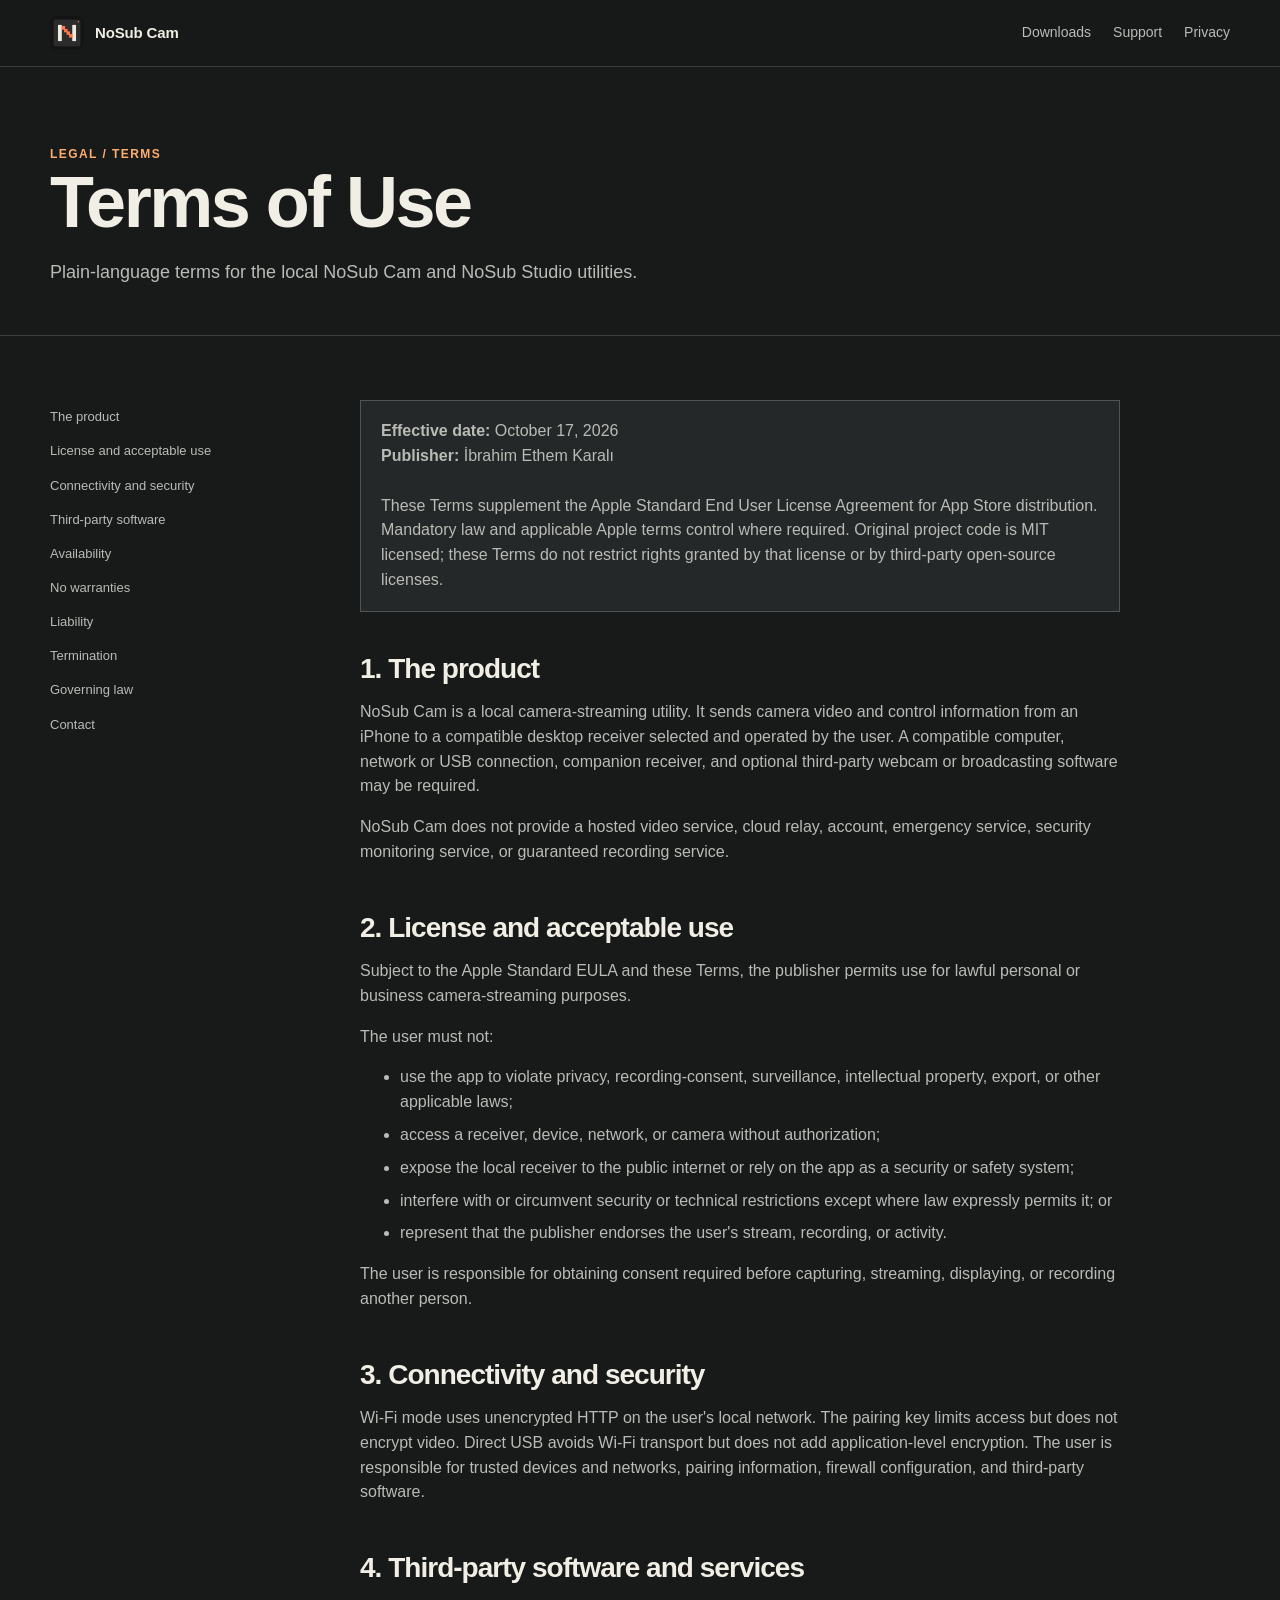
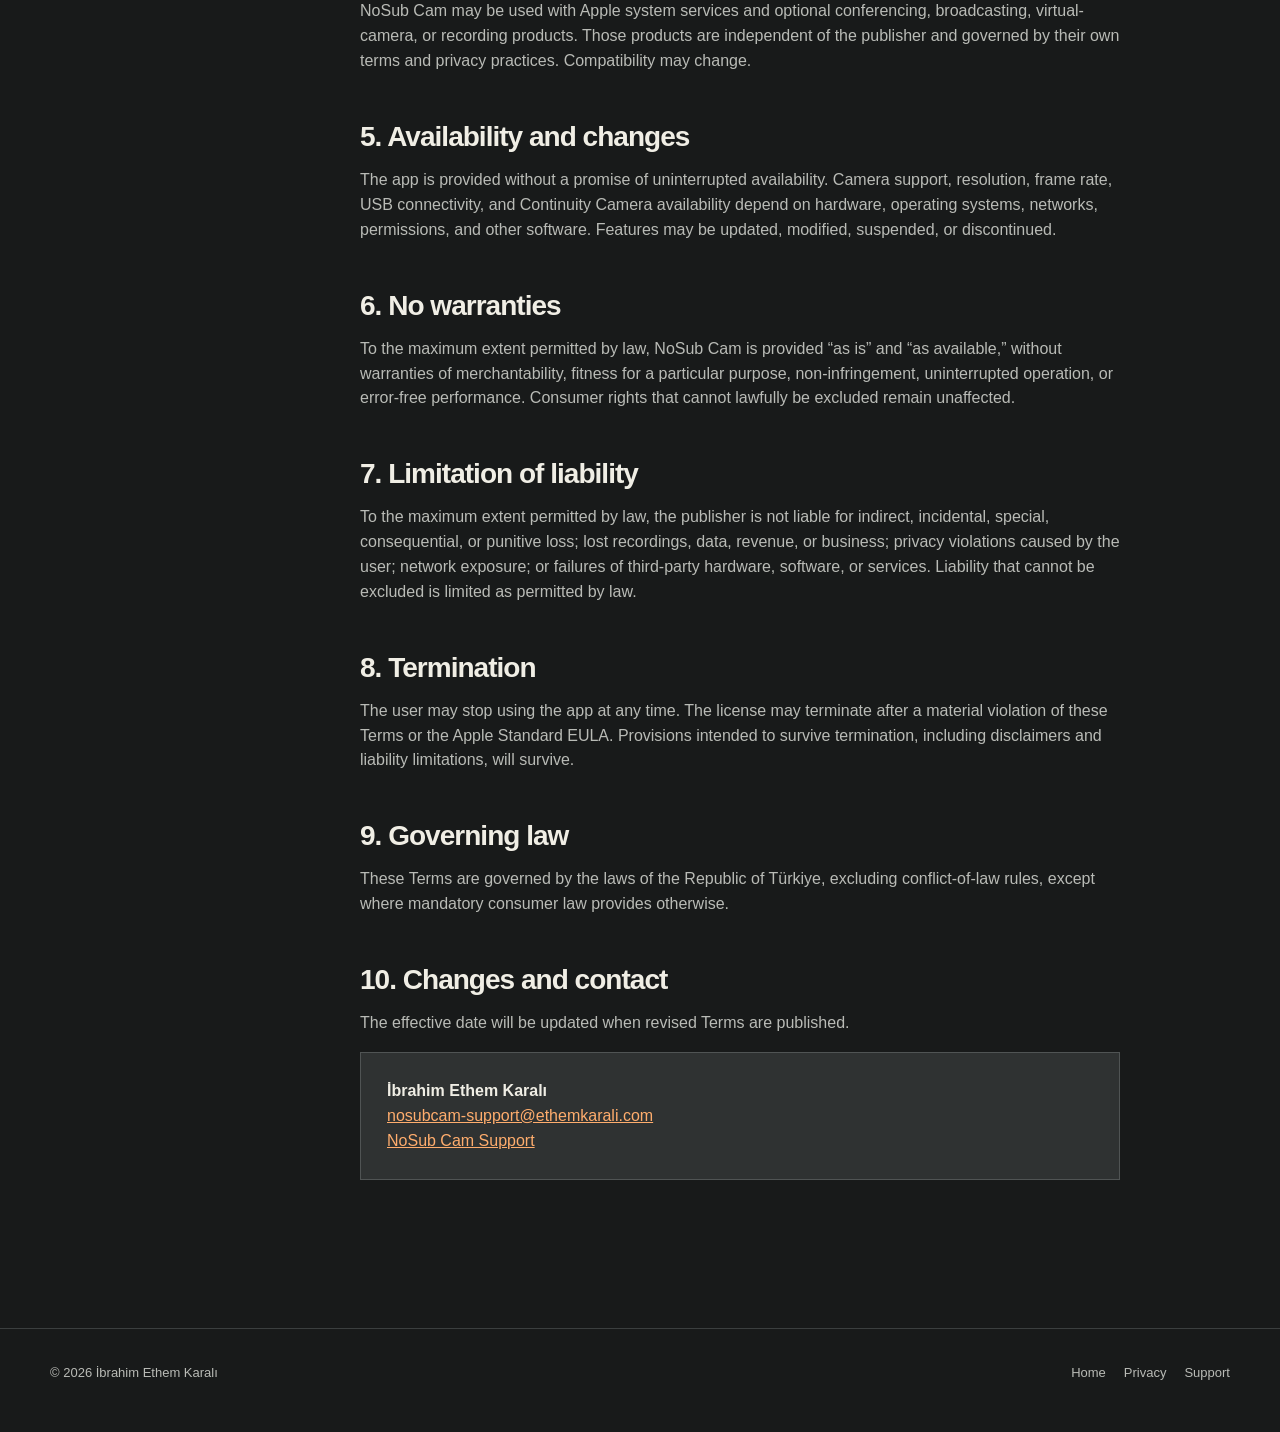
<file: site/terms/index.html>
<!doctype html>
<html lang="en">
<head>
  <meta charset="utf-8"><meta name="viewport" content="width=device-width, initial-scale=1">
  <meta name="description" content="Terms of Use for NoSub Cam."><meta name="theme-color" content="#181a1a">
  <title>Terms of Use — NoSub Cam</title><link rel="icon" href="../assets/app-icon.png"><link rel="stylesheet" href="../assets/site.css">
</head>
<body>
  <a class="skip-link" href="#main">Skip to content</a>
  <header class="site-header"><nav class="nav shell" aria-label="Primary navigation"><a class="brand" href="../"><img src="../assets/app-icon.png" alt=""><span>NoSub Cam</span></a><div class="nav-links"><a href="../download/">Downloads</a><a href="../support/">Support</a><a href="../privacy/">Privacy</a></div></nav></header>
  <main id="main">
    <header class="legal-hero"><div class="shell"><div class="eyebrow">Legal / Terms</div><h1>Terms of Use</h1><p>Plain-language terms for the local NoSub Cam and NoSub Studio utilities.</p></div></header>
    <div class="document shell">
      <nav class="document-nav" aria-label="Terms sections"><a href="#product">The product</a><a href="#license">License and acceptable use</a><a href="#connectivity">Connectivity and security</a><a href="#third-party">Third-party software</a><a href="#availability">Availability</a><a href="#warranties">No warranties</a><a href="#liability">Liability</a><a href="#termination">Termination</a><a href="#law">Governing law</a><a href="#contact">Contact</a></nav>
      <article class="document-body">
        <div class="document-meta"><strong>Effective date:</strong> October 17, 2026<br><strong>Publisher:</strong> İbrahim Ethem Karalı<br><br>These Terms supplement the Apple Standard End User License Agreement for App Store distribution. Mandatory law and applicable Apple terms control where required. Original project code is MIT licensed; these Terms do not restrict rights granted by that license or by third-party open-source licenses.</div>
        <section id="product"><h2>1. The product</h2><p>NoSub Cam is a local camera-streaming utility. It sends camera video and control information from an iPhone to a compatible desktop receiver selected and operated by the user. A compatible computer, network or USB connection, companion receiver, and optional third-party webcam or broadcasting software may be required.</p><p>NoSub Cam does not provide a hosted video service, cloud relay, account, emergency service, security monitoring service, or guaranteed recording service.</p></section>
        <section id="license"><h2>2. License and acceptable use</h2><p>Subject to the Apple Standard EULA and these Terms, the publisher permits use for lawful personal or business camera-streaming purposes.</p><p>The user must not:</p><ul><li>use the app to violate privacy, recording-consent, surveillance, intellectual property, export, or other applicable laws;</li><li>access a receiver, device, network, or camera without authorization;</li><li>expose the local receiver to the public internet or rely on the app as a security or safety system;</li><li>interfere with or circumvent security or technical restrictions except where law expressly permits it; or</li><li>represent that the publisher endorses the user's stream, recording, or activity.</li></ul><p>The user is responsible for obtaining consent required before capturing, streaming, displaying, or recording another person.</p></section>
        <section id="connectivity"><h2>3. Connectivity and security</h2><p>Wi-Fi mode uses unencrypted HTTP on the user's local network. The pairing key limits access but does not encrypt video. Direct USB avoids Wi-Fi transport but does not add application-level encryption. The user is responsible for trusted devices and networks, pairing information, firewall configuration, and third-party software.</p></section>
        <section id="third-party"><h2>4. Third-party software and services</h2><p>NoSub Cam may be used with Apple system services and optional conferencing, broadcasting, virtual-camera, or recording products. Those products are independent of the publisher and governed by their own terms and privacy practices. Compatibility may change.</p></section>
        <section id="availability"><h2>5. Availability and changes</h2><p>The app is provided without a promise of uninterrupted availability. Camera support, resolution, frame rate, USB connectivity, and Continuity Camera availability depend on hardware, operating systems, networks, permissions, and other software. Features may be updated, modified, suspended, or discontinued.</p></section>
        <section id="warranties"><h2>6. No warranties</h2><p>To the maximum extent permitted by law, NoSub Cam is provided “as is” and “as available,” without warranties of merchantability, fitness for a particular purpose, non-infringement, uninterrupted operation, or error-free performance. Consumer rights that cannot lawfully be excluded remain unaffected.</p></section>
        <section id="liability"><h2>7. Limitation of liability</h2><p>To the maximum extent permitted by law, the publisher is not liable for indirect, incidental, special, consequential, or punitive loss; lost recordings, data, revenue, or business; privacy violations caused by the user; network exposure; or failures of third-party hardware, software, or services. Liability that cannot be excluded is limited as permitted by law.</p></section>
        <section id="termination"><h2>8. Termination</h2><p>The user may stop using the app at any time. The license may terminate after a material violation of these Terms or the Apple Standard EULA. Provisions intended to survive termination, including disclaimers and liability limitations, will survive.</p></section>
        <section id="law"><h2>9. Governing law</h2><p>These Terms are governed by the laws of the Republic of Türkiye, excluding conflict-of-law rules, except where mandatory consumer law provides otherwise.</p></section>
        <section id="contact"><h2>10. Changes and contact</h2><p>The effective date will be updated when revised Terms are published.</p><div class="contact-box"><strong>İbrahim Ethem Karalı</strong><br><a href="mailto:nosubcam-support@ethemkarali.com">nosubcam-support@ethemkarali.com</a><br><a href="../support/">NoSub Cam Support</a></div></section>
      </article>
    </div>
  </main>
  <footer class="site-footer"><div class="shell footer-row"><span>© 2026 İbrahim Ethem Karalı</span><div class="footer-links"><a href="../">Home</a><a href="../privacy/">Privacy</a><a href="../support/">Support</a></div></div></footer>
</body>
</html>
</file>
<file: site/assets/site.css>
:root {
  color-scheme: dark;
  --bg: #181a1a;
  --panel: #2f3232;
  --panel-soft: #252828;
  --line: #505454;
  --line-soft: #3b3f3f;
  --text: #f0eee5;
  --muted: #b9bbb6;
  --accent: #ff754f;
  --accent-soft: #ffad6d;
  --max: 1180px;
  --radius: 5px;
}

* { box-sizing: border-box; }

html { scroll-behavior: smooth; }

body {
  margin: 0;
  background: var(--bg);
  color: var(--text);
  font-family: Inter, ui-sans-serif, -apple-system, BlinkMacSystemFont, "Segoe UI", sans-serif;
  line-height: 1.55;
}

a { color: inherit; }

.skip-link {
  position: absolute;
  left: -9999px;
  top: 8px;
  z-index: 100;
  background: var(--accent);
  color: #171818;
  padding: 8px 12px;
}

.skip-link:focus { left: 8px; }

.shell { width: min(calc(100% - 40px), var(--max)); margin-inline: auto; }

.site-header {
  position: sticky;
  top: 0;
  z-index: 20;
  border-bottom: 1px solid var(--line-soft);
  background: rgba(24, 26, 26, .94);
  backdrop-filter: blur(14px);
}

.nav {
  min-height: 66px;
  display: flex;
  align-items: center;
  justify-content: space-between;
  gap: 24px;
}

.brand {
  display: inline-flex;
  align-items: center;
  gap: 11px;
  text-decoration: none;
  font-size: 15px;
  font-weight: 750;
  letter-spacing: -.01em;
  white-space: nowrap;
}

.brand img { width: 34px; height: 34px; border-radius: 7px; }

.nav-links { display: flex; align-items: center; gap: 22px; }
.nav-links a { color: var(--muted); font-size: 14px; text-decoration: none; }
.nav-links .button { color: #1b1c1c; }
.nav-links a:hover, .nav-links a:focus-visible { color: var(--text); }

.button {
  display: inline-flex;
  align-items: center;
  justify-content: center;
  min-height: 44px;
  padding: 0 18px;
  border: 1px solid var(--accent-soft);
  border-radius: var(--radius);
  background: var(--accent-soft);
  color: #1b1c1c;
  font-weight: 750;
  font-size: 14px;
  text-decoration: none;
}

.button.secondary { background: transparent; color: var(--text); border-color: var(--line); }
.button:hover { filter: brightness(1.05); }

.eyebrow, .section-label {
  color: var(--accent-soft);
  font-size: 12px;
  font-weight: 800;
  letter-spacing: .12em;
  text-transform: uppercase;
}

.hero {
  display: grid;
  grid-template-columns: 1.05fr .95fr;
  gap: 70px;
  align-items: center;
  min-height: 690px;
  padding: 84px 0 72px;
}

h1, h2, h3 { margin-top: 0; line-height: 1.08; letter-spacing: -.035em; }
h1 { margin-bottom: 22px; font-size: clamp(48px, 7.3vw, 92px); }
h2 { margin-bottom: 18px; font-size: clamp(32px, 4.2vw, 54px); }
h3 { margin-bottom: 10px; font-size: 21px; }

.hero-copy { max-width: 690px; }
.hero-copy p { max-width: 650px; margin: 0; color: var(--muted); font-size: clamp(18px, 2vw, 22px); }
.hero-actions { display: flex; flex-wrap: wrap; gap: 12px; margin-top: 32px; }
.microcopy { margin-top: 20px !important; font-size: 13px !important; }

.icon-stage {
  position: relative;
  display: grid;
  place-items: center;
  min-height: 480px;
  border: 1px solid var(--line-soft);
  background-color: var(--panel-soft);
  background-image:
    linear-gradient(var(--line-soft) 1px, transparent 1px),
    linear-gradient(90deg, var(--line-soft) 1px, transparent 1px);
  background-size: 44px 44px;
  box-shadow: 14px 14px 0 #101212;
}

.icon-stage::after {
  content: "LOCAL SIGNAL / NO CLOUD";
  position: absolute;
  right: 18px;
  bottom: 14px;
  color: var(--muted);
  font-size: 10px;
  font-weight: 800;
  letter-spacing: .1em;
}

.icon-stage img { width: min(68%, 350px); border-radius: 20%; box-shadow: 0 18px 60px rgba(0, 0, 0, .35); }

.signal-dot { display: inline-block; width: 8px; height: 8px; margin-right: 8px; border-radius: 50%; background: var(--accent); }

.section { padding: 100px 0; border-top: 1px solid var(--line-soft); }
.section-heading { display: grid; grid-template-columns: 1fr 1fr; gap: 40px; align-items: end; margin-bottom: 44px; }
.section-heading p { margin: 0; color: var(--muted); font-size: 18px; }

.studio-shot { margin: 0; border: 1px solid var(--line); background: #202222; padding: 10px; box-shadow: 12px 12px 0 #101212; }
.studio-shot img { display: block; width: 100%; height: auto; }
.studio-shot figcaption { padding: 10px 2px 2px; color: var(--muted); font-size: 12px; }

.mobile-showcase {
  display: grid;
  grid-template-columns: minmax(280px, 440px) 1fr;
  gap: clamp(48px, 9vw, 120px);
  align-items: center;
  padding: 56px clamp(24px, 6vw, 72px);
  border: 1px solid var(--line);
  background-color: var(--panel-soft);
  background-image:
    linear-gradient(var(--line-soft) 1px, transparent 1px),
    linear-gradient(90deg, var(--line-soft) 1px, transparent 1px);
  background-size: 48px 48px;
}

.phone-shot {
  width: min(100%, 380px);
  margin: 0 auto;
  padding: 10px;
  border: 1px solid var(--line);
  border-radius: 42px;
  background: #111313;
  box-shadow: 18px 22px 0 rgba(13, 15, 15, .78);
}

.phone-shot img { display: block; width: 100%; height: auto; border-radius: 32px; }

.mobile-copy {
  max-width: 540px;
  padding: 32px;
  border: 1px solid var(--line);
  background: rgba(47, 50, 50, .94);
}

.mobile-copy h3 { margin-bottom: 16px; font-size: clamp(28px, 4vw, 44px); }
.mobile-copy > p { margin: 0; color: var(--muted); font-size: 17px; }

.interface-mark { display: flex; gap: 5px; margin-bottom: 34px; }
.interface-mark span { display: block; width: 18px; height: 18px; background: var(--accent); }
.interface-mark span:nth-child(2) { transform: translateY(9px); }
.interface-mark span:nth-child(3) { transform: translateY(18px); }
.interface-mark span:nth-child(4) { transform: translateY(27px); }

.detail-list { margin: 42px 0 0; border-top: 1px solid var(--line); }
.detail-list div { display: grid; grid-template-columns: 120px 1fr; gap: 20px; padding: 15px 0; border-bottom: 1px solid var(--line); }
.detail-list dt { color: var(--muted); font-size: 12px; font-weight: 800; letter-spacing: .08em; text-transform: uppercase; }
.detail-list dd { margin: 0; font-size: 14px; }

.grid-three { display: grid; grid-template-columns: repeat(3, 1fr); gap: 14px; }
.card { min-height: 220px; padding: 26px; border: 1px solid var(--line); background: var(--panel); border-radius: var(--radius); }
.card-number { display: block; margin-bottom: 44px; color: var(--accent-soft); font: 800 12px/1 ui-monospace, SFMono-Regular, Menlo, monospace; }
.card p { margin: 0; color: var(--muted); }

[hidden] { display: none !important; }
.download-card { display: flex; flex-direction: column; align-items: flex-start; }
.download-card > .button { margin-top: 24px; width: 100%; }
.button.unavailable { background: var(--panel-soft); border-color: var(--line); color: var(--muted); cursor: default; }
.download-checksum { margin-top: 12px; color: var(--muted); font-size: 13px; }

.spec-grid { display: grid; grid-template-columns: repeat(2, 1fr); border-top: 1px solid var(--line); border-left: 1px solid var(--line); }
.spec { min-height: 180px; padding: 28px; border-right: 1px solid var(--line); border-bottom: 1px solid var(--line); }
.spec p { max-width: 520px; margin: 0; color: var(--muted); }

.notice {
  display: grid;
  grid-template-columns: auto 1fr;
  gap: 18px;
  margin-top: 28px;
  padding: 22px;
  border: 1px solid #815843;
  background: #332923;
}
.notice strong { color: var(--accent-soft); }
.notice p { margin: 0; color: var(--muted); }

.cta-panel {
  display: grid;
  grid-template-columns: 1fr auto;
  gap: 28px;
  align-items: center;
  padding: 42px;
  border: 1px solid var(--line);
  background: var(--panel);
}
.cta-panel h2 { margin-bottom: 8px; }
.cta-panel p { margin: 0; color: var(--muted); }

.site-footer { padding: 34px 0 48px; border-top: 1px solid var(--line-soft); color: var(--muted); font-size: 13px; }
.footer-row { display: flex; justify-content: space-between; flex-wrap: wrap; gap: 20px; }
.footer-links { display: flex; flex-wrap: wrap; gap: 18px; }
.footer-links a { text-decoration: none; }
.footer-links a:hover { color: var(--text); }

.legal-hero { padding: 78px 0 48px; border-bottom: 1px solid var(--line-soft); }
.legal-hero h1 { max-width: 850px; margin-bottom: 18px; font-size: clamp(42px, 6vw, 72px); }
.legal-hero p { max-width: 720px; margin: 0; color: var(--muted); font-size: 18px; }

.document { display: grid; grid-template-columns: 250px minmax(0, 760px); gap: 60px; padding: 64px 0 100px; }
.document-nav { position: sticky; top: 96px; align-self: start; }
.document-nav a { display: block; padding: 7px 0; color: var(--muted); font-size: 13px; text-decoration: none; }
.document-nav a:hover { color: var(--text); }
.document-body section { scroll-margin-top: 96px; margin-bottom: 48px; }
.document-body h2 { margin-bottom: 14px; font-size: 28px; }
.document-body h3 { margin-top: 28px; font-size: 19px; }
.document-body p, .document-body li { color: var(--muted); }
.document-body a { color: var(--accent-soft); }
.document-body li + li { margin-top: 8px; }
.document-meta { margin-bottom: 42px; padding: 18px 20px; border: 1px solid var(--line); background: var(--panel-soft); color: var(--muted); }

.contact-box { padding: 26px; border: 1px solid var(--line); background: var(--panel); }
.contact-box a { color: var(--accent-soft); }

@media (max-width: 900px) {
  .hero { grid-template-columns: 1fr; gap: 46px; min-height: 0; }
  .icon-stage { min-height: 420px; }
  .section-heading { grid-template-columns: 1fr; gap: 8px; }
  .grid-three { grid-template-columns: 1fr; }
  .spec-grid { grid-template-columns: 1fr; }
  .mobile-showcase { grid-template-columns: 1fr; }
  .mobile-copy { max-width: none; }
  .document { grid-template-columns: 1fr; gap: 28px; }
  .document-nav { position: static; display: flex; flex-wrap: wrap; gap: 4px 18px; }
  .cta-panel { grid-template-columns: 1fr; }
}

@media (max-width: 650px) {
  .shell { width: min(calc(100% - 28px), var(--max)); }
  .nav { align-items: flex-start; padding: 14px 0; }
  .nav-links { justify-content: flex-end; flex-wrap: wrap; gap: 8px 14px; }
  .nav-links a:nth-child(1), .nav-links a:nth-child(2), .nav-links a:nth-child(3) { display: none; }
  .hero { padding-top: 60px; }
  .icon-stage { min-height: 330px; box-shadow: 8px 8px 0 #101212; }
  .section { padding: 72px 0; }
  .mobile-showcase { padding: 34px 18px 44px; }
  .phone-shot { width: min(86%, 340px); border-radius: 34px; box-shadow: 10px 12px 0 rgba(13, 15, 15, .78); }
  .phone-shot img { border-radius: 26px; }
  .mobile-copy { padding: 24px; }
  .detail-list div { grid-template-columns: 1fr; gap: 4px; }
  .cta-panel { padding: 28px; }
  .legal-hero { padding-top: 54px; }
}

@media (prefers-reduced-motion: reduce) {
  html { scroll-behavior: auto; }
}
</file>
